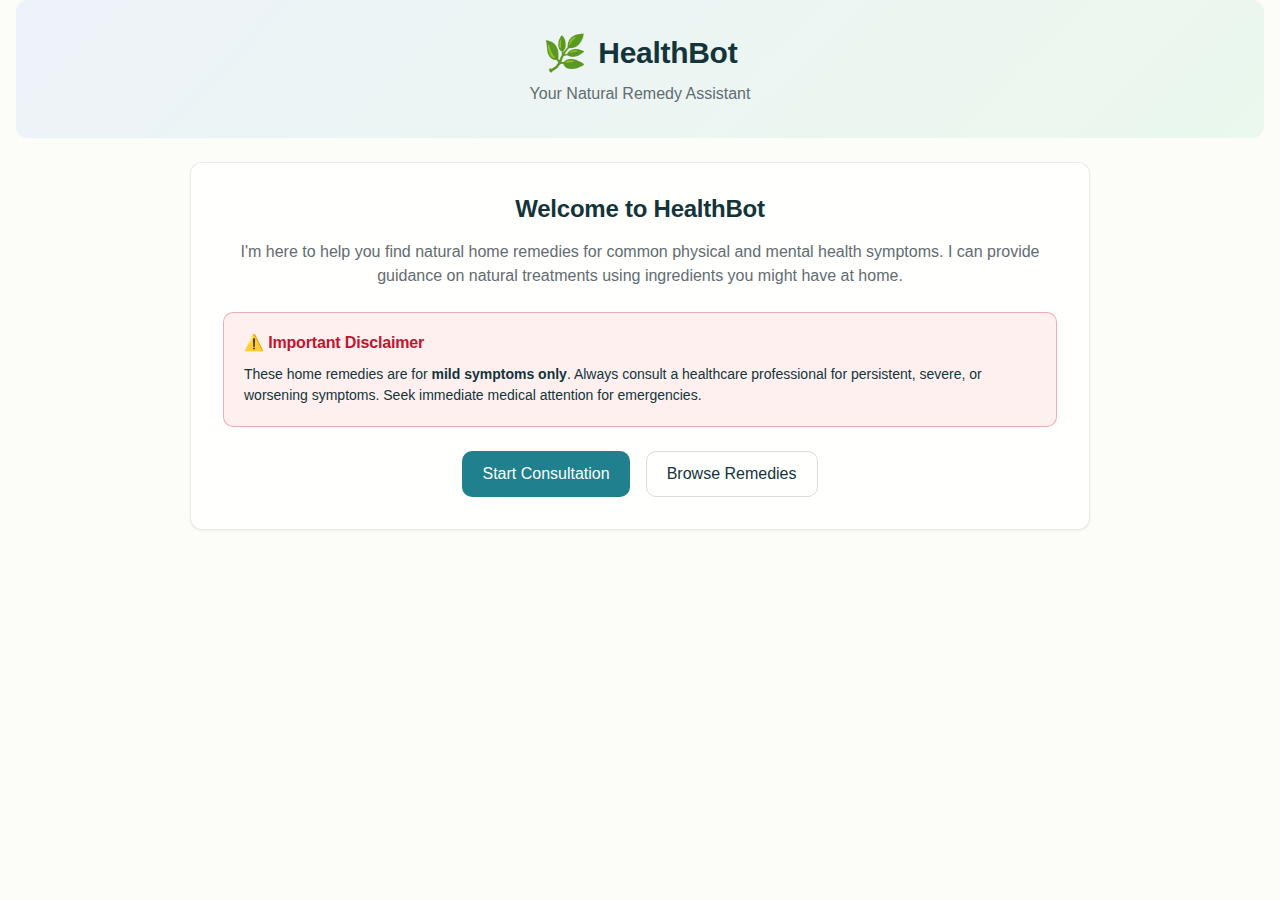
<file: healthcarebot/index.html>
<!DOCTYPE html>
<html lang="en">
<head>
    <meta charset="UTF-8">
    <meta name="viewport" content="width=device-width, initial-scale=1.0">
    <title>HealthBot - Your Natural Remedy Assistant</title>
    <link rel="stylesheet" href="style.css">
</head>
<body>
    <div class="container">
        <!-- Header -->
        <header class="header">
            <div class="header-content">
                <h1 class="header-title">
                    <span class="health-icon">🌿</span>
                    HealthBot
                </h1>
                <p class="header-subtitle">Your Natural Remedy Assistant</p>
            </div>
        </header>

        <!-- Main Content -->
        <main class="main-content">
            <!-- Welcome Section -->
            <section class="welcome-section" id="welcomeSection">
                <div class="card welcome-card">
                    <div class="card__body">
                        <h2>Welcome to HealthBot</h2>
                        <p>I'm here to help you find natural home remedies for common physical and mental health symptoms. I can provide guidance on natural treatments using ingredients you might have at home.</p>
                        
                        <div class="disclaimer-box">
                            <h3>⚠️ Important Disclaimer</h3>
                            <p>These home remedies are for <strong>mild symptoms only</strong>. Always consult a healthcare professional for persistent, severe, or worsening symptoms. Seek immediate medical attention for emergencies.</p>
                        </div>

                        <div class="welcome-actions">
                            <button class="btn btn--primary btn--lg" onclick="startChat()">
                                Start Consultation
                            </button>
                            <button class="btn btn--outline btn--lg" onclick="showSymptomCategories()">
                                Browse Remedies
                            </button>
                        </div>
                    </div>
                </div>
            </section>

            <!-- Symptom Categories -->
            <section class="symptom-categories hidden" id="symptomCategories">
                <div class="card">
                    <div class="card__body">
                        <h2>Select Symptom Category</h2>
                        <div class="category-grid">
                            <div class="category-card" onclick="selectCategory('physical')">
                                <span class="category-icon">🤒</span>
                                <h3>Physical Symptoms</h3>
                                <p>Headache, fever, stomach ache, sore throat, cough</p>
                            </div>
                            <div class="category-card" onclick="selectCategory('mental')">
                                <span class="category-icon">🧘</span>
                                <h3>Mental Health</h3>
                                <p>Anxiety, stress, mild depression, insomnia</p>
                            </div>
                        </div>
                        <button class="btn btn--secondary" onclick="showWelcome()">Back to Home</button>
                    </div>
                </div>
            </section>

            <!-- Symptom Selection -->
            <section class="symptom-selection hidden" id="symptomSelection">
                <div class="card">
                    <div class="card__body">
                        <h2 id="categoryTitle">Select Your Symptoms</h2>
                        <div class="symptom-list" id="symptomList">
                            <!-- Dynamically populated -->
                        </div>
                        <button class="btn btn--secondary" onclick="showSymptomCategories()">Back to Categories</button>
                    </div>
                </div>
            </section>

            <!-- Chat Interface -->
            <section class="chat-section hidden" id="chatSection">
                <div class="chat-container">
                    <div class="chat-header">
                        <h2>HealthBot Consultation</h2>
                        <button class="btn btn--secondary btn--sm" onclick="showWelcome()">New Session</button>
                    </div>
                    
                    <div class="chat-messages" id="chatMessages">
                        <!-- Messages will be added here dynamically -->
                    </div>
                    
                    <div class="chat-input-container">
                        <div class="chat-input-wrapper">
                            <input 
                                type="text" 
                                class="form-control chat-input" 
                                id="chatInput" 
                                placeholder="Describe your symptoms or ask a question..."
                                maxlength="500"
                            >
                            <button class="btn btn--primary send-btn" onclick="sendMessage()" id="sendBtn">
                                Send
                            </button>
                        </div>
                        
                        <!-- Quick Actions -->
                        <div class="quick-actions" id="quickActions">
                            <button class="btn btn--outline btn--sm quick-action-btn" onclick="sendQuickMessage('I have a headache')">
                                Headache
                            </button>
                            <button class="btn btn--outline btn--sm quick-action-btn" onclick="sendQuickMessage('I feel anxious')">
                                Anxiety
                            </button>
                            <button class="btn btn--outline btn--sm quick-action-btn" onclick="sendQuickMessage('I have stomach pain')">
                                Stomach Pain
                            </button>
                            <button class="btn btn--outline btn--sm quick-action-btn" onclick="sendQuickMessage('I cannot sleep')">
                                Sleep Issues
                            </button>
                        </div>
                    </div>
                </div>
            </section>

            <!-- Remedy Display -->
            <section class="remedy-section hidden" id="remedySection">
                <div class="remedy-content" id="remedyContent">
                    <!-- Remedies will be displayed here -->
                </div>
                <div class="remedy-actions">
                    <button class="btn btn--secondary" onclick="showSymptomCategories()">Try Different Symptoms</button>
                    <button class="btn btn--primary" onclick="startChat()">Ask Questions</button>
                </div>
            </section>
        </main>

        <!-- Emergency Alert Modal -->
        <div class="modal hidden" id="emergencyModal">
            <div class="modal-overlay" onclick="closeEmergencyModal()"></div>
            <div class="modal-content emergency-modal">
                <div class="emergency-header">
                    <h2>⚠️ Seek Immediate Medical Attention</h2>
                </div>
                <div class="emergency-body">
                    <p>The symptoms you've described may indicate a serious medical condition that requires immediate professional care.</p>
                    <div class="emergency-actions">
                        <p><strong>Please:</strong></p>
                        <ul>
                            <li>Call emergency services (911) if severe</li>
                            <li>Visit the nearest emergency room</li>
                            <li>Contact your healthcare provider immediately</li>
                        </ul>
                    </div>
                </div>
                <div class="emergency-footer">
                    <button class="btn btn--primary btn--full-width" onclick="closeEmergencyModal()">
                        I Understand
                    </button>
                </div>
            </div>
        </div>
    </div>

    <script src="app.js"></script>
</body>
</html>
</file>
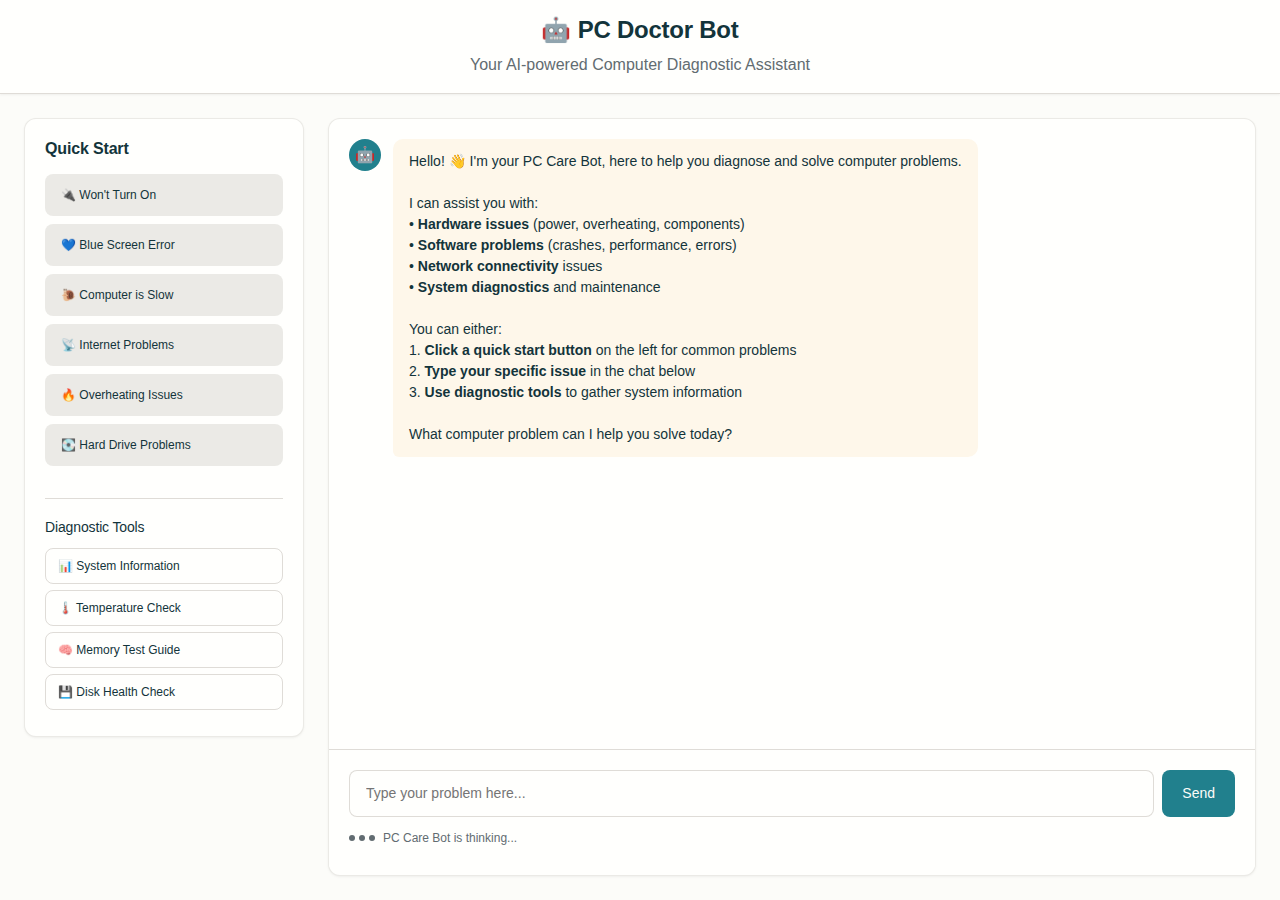
<file: pcdocbot/index.html>
<!DOCTYPE html>
<html lang="en">
<head>
    <meta charset="UTF-8">
    <meta name="viewport" content="width=device-width, initial-scale=1.0">
    <title>PC Doctor Bot - AI Computer Diagnostic Assistant</title>
    <link rel="stylesheet" href="style.css">
</head>
<body>
    <div class="app-container">
        <!-- Header -->
        <header class="header">
            <div class="header-content">
                <h1 class="header-title">🤖 PC Doctor Bot</h1>
                <p class="header-subtitle">Your AI-powered Computer Diagnostic Assistant</p>
            </div>
        </header>

        <div class="main-content">
            <!-- Sidebar -->
            <aside class="sidebar">
                <h3 class="sidebar-title">Quick Start</h3>
                <div class="quick-options">
                    <button class="btn btn--secondary quick-btn" data-problem="no_power">
                        🔌 Won't Turn On
                    </button>
                    <button class="btn btn--secondary quick-btn" data-problem="blue_screen">
                        💙 Blue Screen Error
                    </button>
                    <button class="btn btn--secondary quick-btn" data-problem="slow_performance">
                        🐌 Computer is Slow
                    </button>
                    <button class="btn btn--secondary quick-btn" data-problem="wifi_issues">
                        📡 Internet Problems
                    </button>
                    <button class="btn btn--secondary quick-btn" data-problem="overheating">
                        🔥 Overheating Issues
                    </button>
                    <button class="btn btn--secondary quick-btn" data-problem="hard_drive_failure">
                        💽 Hard Drive Problems
                    </button>
                </div>

                <div class="diagnostic-tools">
                    <h4 class="tools-title">Diagnostic Tools</h4>
                    <button class="btn btn--outline tool-btn" data-tool="system-info">
                        📊 System Information
                    </button>
                    <button class="btn btn--outline tool-btn" data-tool="temperature">
                        🌡️ Temperature Check
                    </button>
                    <button class="btn btn--outline tool-btn" data-tool="memory">
                        🧠 Memory Test Guide
                    </button>
                    <button class="btn btn--outline tool-btn" data-tool="disk-health">
                        💾 Disk Health Check
                    </button>
                </div>
            </aside>

            <!-- Chat Interface -->
            <main class="chat-container">
                <div class="chat-messages" id="chatMessages">
                    <!-- Welcome message will be added by JavaScript -->
                </div>

                <div class="chat-input-container">
                    <div class="input-group">
                        <input 
                            type="text" 
                            id="userInput" 
                            class="form-control chat-input" 
                            placeholder="Type your problem here..."
                            autocomplete="off"
                        >
                        <button id="sendBtn" class="btn btn--primary send-btn">
                            Send
                        </button>
                    </div>
                    <div class="typing-indicator hidden" id="typingIndicator">
                        <span class="typing-dots">
                            <span></span>
                            <span></span>
                            <span></span>
                        </span>
                        PC Care Bot is thinking...
                    </div>
                </div>
            </main>
        </div>
    </div>

    <script src="app.js"></script>
</body>
</html>
</file>
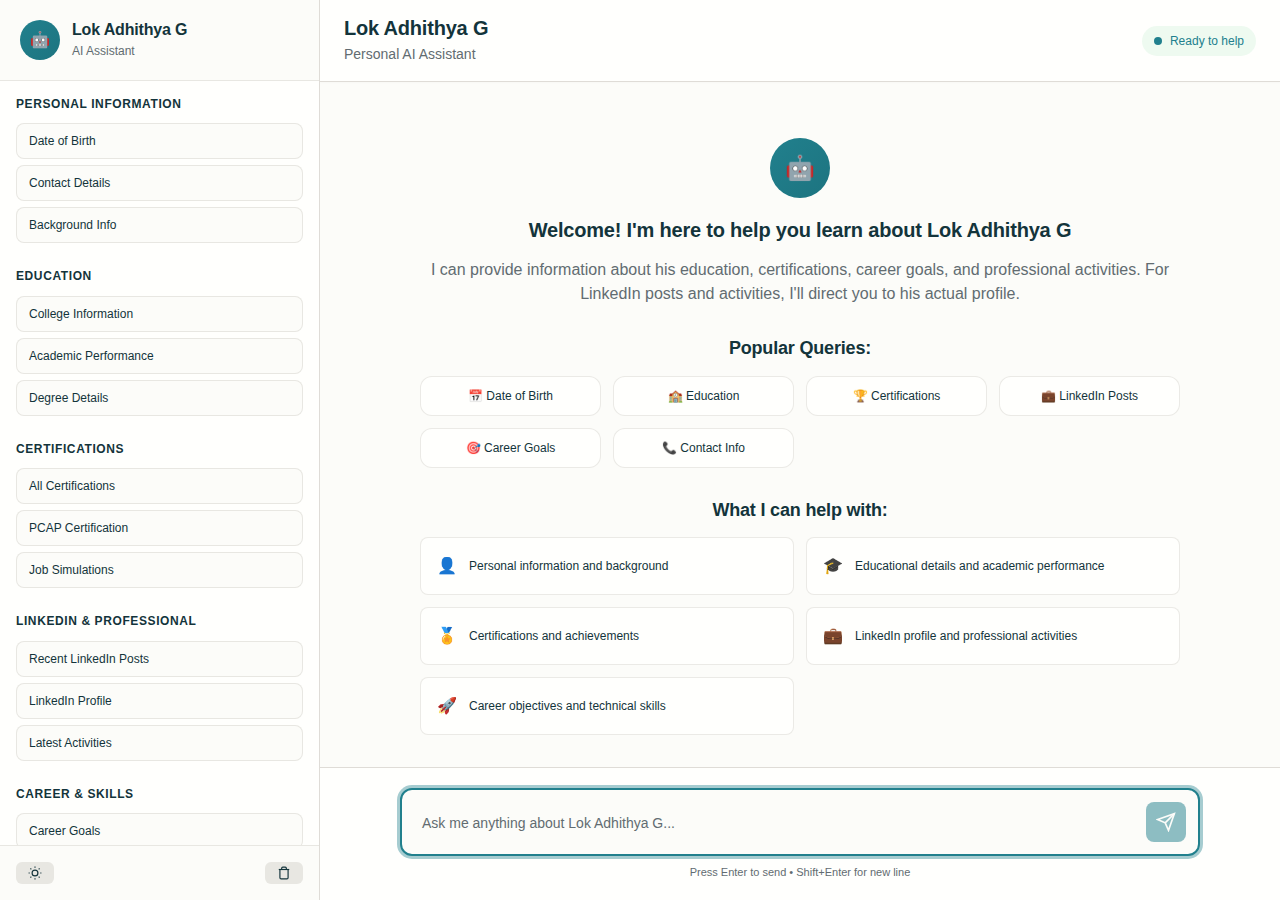
<file: personalchatbot/index.html>
<!DOCTYPE html>
<html lang="en">
<head>
    <meta charset="UTF-8">
    <meta name="viewport" content="width=device-width, initial-scale=1.0">
    <title>Lok Adhithya G - Personal AI Assistant</title>
    <link rel="stylesheet" href="style.css">
    <link rel="preconnect" href="https://fonts.googleapis.com">
    <link rel="preconnect" href="https://fonts.gstatic.com" crossorigin>
</head>
<body>
    <div class="app-container">
        <!-- Sidebar -->
        <aside class="sidebar" id="sidebar">
            <div class="sidebar-header">
                <div class="assistant-info">
                    <div class="assistant-avatar">🤖</div>
                    <div class="assistant-title">
                        <h3>Lok Adhithya G</h3>
                        <p>AI Assistant</p>
                    </div>
                </div>
            </div>
            
            <div class="sidebar-content">
                <!-- Common Query Categories -->
                <div class="query-categories">
                    <div class="query-category">
                        <h4>Personal Information</h4>
                        <button class="query-btn" data-query="What is his date of birth?">Date of Birth</button>
                        <button class="query-btn" data-query="What are his contact details?">Contact Details</button>
                        <button class="query-btn" data-query="Tell me about his background">Background Info</button>
                    </div>

                    <div class="query-category">
                        <h4>Education</h4>
                        <button class="query-btn" data-query="Where does he study?">College Information</button>
                        <button class="query-btn" data-query="What's his CGPA?">Academic Performance</button>
                        <button class="query-btn" data-query="What is his degree?">Degree Details</button>
                    </div>

                    <div class="query-category">
                        <h4>Certifications</h4>
                        <button class="query-btn" data-query="What certifications does he have?">All Certifications</button>
                        <button class="query-btn" data-query="Tell me about his PCAP certification">PCAP Certification</button>
                        <button class="query-btn" data-query="What job simulations has he completed?">Job Simulations</button>
                    </div>

                    <div class="query-category">
                        <h4>LinkedIn & Professional</h4>
                        <button class="query-btn" data-query="Show his recent LinkedIn posts">Recent LinkedIn Posts</button>
                        <button class="query-btn" data-query="What's his LinkedIn profile?">LinkedIn Profile</button>
                        <button class="query-btn" data-query="What are his latest activities?">Latest Activities</button>
                    </div>

                    <div class="query-category">
                        <h4>Career & Skills</h4>
                        <button class="query-btn" data-query="What are his career goals?">Career Goals</button>
                        <button class="query-btn" data-query="What programming languages does he know?">Technical Skills</button>
                        <button class="query-btn" data-query="What is his career objective?">Career Objective</button>
                    </div>
                </div>
            </div>
            
            <div class="sidebar-footer">
                <div class="theme-controls">
                    <button class="btn btn--secondary btn--sm" id="themeToggle">
                        <svg width="14" height="14" viewBox="0 0 24 24" fill="none" stroke="currentColor" stroke-width="2" id="themeIcon">
                            <circle cx="12" cy="12" r="5"/>
                            <g stroke="currentColor">
                                <line x1="12" y1="1" x2="12" y2="3"/>
                                <line x1="12" y1="21" x2="12" y2="23"/>
                                <line x1="4.22" y1="4.22" x2="5.64" y2="5.64"/>
                                <line x1="18.36" y1="18.36" x2="19.78" y2="19.78"/>
                                <line x1="1" y1="12" x2="3" y2="12"/>
                                <line x1="21" y1="12" x2="23" y2="12"/>
                                <line x1="4.22" y1="19.78" x2="5.64" y2="18.36"/>
                                <line x1="18.36" y1="5.64" x2="19.78" y2="4.22"/>
                            </g>
                        </svg>
                    </button>
                    <button class="btn btn--secondary btn--sm" id="clearChatBtn">
                        <svg width="14" height="14" viewBox="0 0 24 24" fill="none" stroke="currentColor" stroke-width="2">
                            <polyline points="3,6 5,6 21,6"/>
                            <path d="M19 6v14a2 2 0 0 1-2 2H7a2 2 0 0 1-2-2V6m3 0V4a2 2 0 0 1 2-2h4a2 2 0 0 1 2 2v2"/>
                        </svg>
                    </button>
                </div>
            </div>
        </aside>

        <!-- Sidebar Toggle Button (Mobile) -->
        <button class="sidebar-toggle" id="sidebarToggle">
            <svg width="20" height="20" viewBox="0 0 24 24" fill="none" stroke="currentColor" stroke-width="2">
                <line x1="3" y1="6" x2="21" y2="6"/>
                <line x1="3" y1="12" x2="21" y2="12"/>
                <line x1="3" y1="18" x2="21" y2="18"/>
            </svg>
        </button>

        <!-- Main Content -->
        <main class="main-content">
            <!-- Header -->
            <header class="main-header">
                <div class="header-info">
                    <h1 class="header-title">Lok Adhithya G</h1>
                    <div class="header-subtitle">Personal AI Assistant</div>
                </div>
                <div class="header-actions">
                    <div class="status-indicator">
                        <div class="status-dot"></div>
                        <span>Ready to help</span>
                    </div>
                </div>
            </header>

            <!-- Chat Area -->
            <div class="chat-container">
                <div class="chat-messages" id="chatMessages">
                    <!-- Welcome message -->
                    <div class="welcome-screen" id="welcomeScreen">
                        <div class="welcome-content">
                            <div class="welcome-avatar">🤖</div>
                            <h2>Welcome! I'm here to help you learn about Lok Adhithya G</h2>
                            <p>I can provide information about his education, certifications, career goals, and professional activities. For LinkedIn posts and activities, I'll direct you to his actual profile.</p>
                            
                            <div class="quick-suggestions">
                                <h3>Popular Queries:</h3>
                                <div class="suggestions-grid">
                                    <button class="suggestion-chip" data-query="What is his date of birth?">📅 Date of Birth</button>
                                    <button class="suggestion-chip" data-query="Where does he study?">🏫 Education</button>
                                    <button class="suggestion-chip" data-query="What certifications does he have?">🏆 Certifications</button>
                                    <button class="suggestion-chip" data-query="Show his recent LinkedIn posts">💼 LinkedIn Posts</button>
                                    <button class="suggestion-chip" data-query="What are his career goals?">🎯 Career Goals</button>
                                    <button class="suggestion-chip" data-query="What are his contact details?">📞 Contact Info</button>
                                </div>
                            </div>
                            
                            <div class="capabilities-info">
                                <h3>What I can help with:</h3>
                                <div class="capabilities-list">
                                    <div class="capability-item">
                                        <span class="capability-icon">👤</span>
                                        <span>Personal information and background</span>
                                    </div>
                                    <div class="capability-item">
                                        <span class="capability-icon">🎓</span>
                                        <span>Educational details and academic performance</span>
                                    </div>
                                    <div class="capability-item">
                                        <span class="capability-icon">🏅</span>
                                        <span>Certifications and achievements</span>
                                    </div>
                                    <div class="capability-item">
                                        <span class="capability-icon">💼</span>
                                        <span>LinkedIn profile and professional activities</span>
                                    </div>
                                    <div class="capability-item">
                                        <span class="capability-icon">🚀</span>
                                        <span>Career objectives and technical skills</span>
                                    </div>
                                </div>
                            </div>
                        </div>
                    </div>
                </div>

                <!-- Typing Indicator -->
                <div class="typing-indicator hidden" id="typingIndicator">
                    <div class="typing-content">
                        <div class="typing-avatar">🤖</div>
                        <div class="typing-bubble">
                            <div class="typing-dots">
                                <span></span>
                                <span></span>
                                <span></span>
                            </div>
                        </div>
                    </div>
                </div>
            </div>

            <!-- Input Area -->
            <div class="input-container">
                <div class="input-wrapper">
                    <textarea class="message-input" id="messageInput" placeholder="Ask me anything about Lok Adhithya G..." rows="1"></textarea>
                    <button class="send-btn" id="sendBtn" disabled>
                        <svg width="20" height="20" viewBox="0 0 24 24" fill="none" stroke="currentColor" stroke-width="2">
                            <line x1="22" y1="2" x2="11" y2="13"/>
                            <polygon points="22,2 15,22 11,13 2,9"/>
                        </svg>
                    </button>
                </div>
                <div class="input-footer">
                    <div class="input-info">
                        <span>Press Enter to send • Shift+Enter for new line</span>
                    </div>
                </div>
            </div>
        </main>
    </div>

    <script src="app.js"></script>
</body>
</html>
</file>
<file: healthcarebot/style.css>
:root {
  /* Primitive Color Tokens */
  --color-white: rgba(255, 255, 255, 1);
  --color-black: rgba(0, 0, 0, 1);
  --color-cream-50: rgba(252, 252, 249, 1);
  --color-cream-100: rgba(255, 255, 253, 1);
  --color-gray-200: rgba(245, 245, 245, 1);
  --color-gray-300: rgba(167, 169, 169, 1);
  --color-gray-400: rgba(119, 124, 124, 1);
  --color-slate-500: rgba(98, 108, 113, 1);
  --color-brown-600: rgba(94, 82, 64, 1);
  --color-charcoal-700: rgba(31, 33, 33, 1);
  --color-charcoal-800: rgba(38, 40, 40, 1);
  --color-slate-900: rgba(19, 52, 59, 1);
  --color-teal-300: rgba(50, 184, 198, 1);
  --color-teal-400: rgba(45, 166, 178, 1);
  --color-teal-500: rgba(33, 128, 141, 1);
  --color-teal-600: rgba(29, 116, 128, 1);
  --color-teal-700: rgba(26, 104, 115, 1);
  --color-teal-800: rgba(41, 150, 161, 1);
  --color-red-400: rgba(255, 84, 89, 1);
  --color-red-500: rgba(192, 21, 47, 1);
  --color-orange-400: rgba(230, 129, 97, 1);
  --color-orange-500: rgba(168, 75, 47, 1);

  /* RGB versions for opacity control */
  --color-brown-600-rgb: 94, 82, 64;
  --color-teal-500-rgb: 33, 128, 141;
  --color-slate-900-rgb: 19, 52, 59;
  --color-slate-500-rgb: 98, 108, 113;
  --color-red-500-rgb: 192, 21, 47;
  --color-red-400-rgb: 255, 84, 89;
  --color-orange-500-rgb: 168, 75, 47;
  --color-orange-400-rgb: 230, 129, 97;

  /* Background color tokens (Light Mode) */
  --color-bg-1: rgba(59, 130, 246, 0.08); /* Light blue */
  --color-bg-2: rgba(245, 158, 11, 0.08); /* Light yellow */
  --color-bg-3: rgba(34, 197, 94, 0.08); /* Light green */
  --color-bg-4: rgba(239, 68, 68, 0.08); /* Light red */
  --color-bg-5: rgba(147, 51, 234, 0.08); /* Light purple */
  --color-bg-6: rgba(249, 115, 22, 0.08); /* Light orange */
  --color-bg-7: rgba(236, 72, 153, 0.08); /* Light pink */
  --color-bg-8: rgba(6, 182, 212, 0.08); /* Light cyan */

  /* Semantic Color Tokens (Light Mode) */
  --color-background: var(--color-cream-50);
  --color-surface: var(--color-cream-100);
  --color-text: var(--color-slate-900);
  --color-text-secondary: var(--color-slate-500);
  --color-primary: var(--color-teal-500);
  --color-primary-hover: var(--color-teal-600);
  --color-primary-active: var(--color-teal-700);
  --color-secondary: rgba(var(--color-brown-600-rgb), 0.12);
  --color-secondary-hover: rgba(var(--color-brown-600-rgb), 0.2);
  --color-secondary-active: rgba(var(--color-brown-600-rgb), 0.25);
  --color-border: rgba(var(--color-brown-600-rgb), 0.2);
  --color-btn-primary-text: var(--color-cream-50);
  --color-card-border: rgba(var(--color-brown-600-rgb), 0.12);
  --color-card-border-inner: rgba(var(--color-brown-600-rgb), 0.12);
  --color-error: var(--color-red-500);
  --color-success: var(--color-teal-500);
  --color-warning: var(--color-orange-500);
  --color-info: var(--color-slate-500);
  --color-focus-ring: rgba(var(--color-teal-500-rgb), 0.4);
  --color-select-caret: rgba(var(--color-slate-900-rgb), 0.8);

  /* Common style patterns */
  --focus-ring: 0 0 0 3px var(--color-focus-ring);
  --focus-outline: 2px solid var(--color-primary);
  --status-bg-opacity: 0.15;
  --status-border-opacity: 0.25;
  --select-caret-light: url("data:image/svg+xml,%3Csvg xmlns='http://www.w3.org/2000/svg' width='16' height='16' viewBox='0 0 24 24' fill='none' stroke='%23134252' stroke-width='2' stroke-linecap='round' stroke-linejoin='round'%3E%3Cpolyline points='6 9 12 15 18 9'%3E%3C/polyline%3E%3C/svg%3E");
  --select-caret-dark: url("data:image/svg+xml,%3Csvg xmlns='http://www.w3.org/2000/svg' width='16' height='16' viewBox='0 0 24 24' fill='none' stroke='%23f5f5f5' stroke-width='2' stroke-linecap='round' stroke-linejoin='round'%3E%3Cpolyline points='6 9 12 15 18 9'%3E%3C/polyline%3E%3C/svg%3E");

  /* RGB versions for opacity control */
  --color-success-rgb: 33, 128, 141;
  --color-error-rgb: 192, 21, 47;
  --color-warning-rgb: 168, 75, 47;
  --color-info-rgb: 98, 108, 113;

  /* Typography */
  --font-family-base: "FKGroteskNeue", "Geist", "Inter", -apple-system,
    BlinkMacSystemFont, "Segoe UI", Roboto, sans-serif;
  --font-family-mono: "Berkeley Mono", ui-monospace, SFMono-Regular, Menlo,
    Monaco, Consolas, monospace;
  --font-size-xs: 11px;
  --font-size-sm: 12px;
  --font-size-base: 14px;
  --font-size-md: 14px;
  --font-size-lg: 16px;
  --font-size-xl: 18px;
  --font-size-2xl: 20px;
  --font-size-3xl: 24px;
  --font-size-4xl: 30px;
  --font-weight-normal: 400;
  --font-weight-medium: 500;
  --font-weight-semibold: 550;
  --font-weight-bold: 600;
  --line-height-tight: 1.2;
  --line-height-normal: 1.5;
  --letter-spacing-tight: -0.01em;

  /* Spacing */
  --space-0: 0;
  --space-1: 1px;
  --space-2: 2px;
  --space-4: 4px;
  --space-6: 6px;
  --space-8: 8px;
  --space-10: 10px;
  --space-12: 12px;
  --space-16: 16px;
  --space-20: 20px;
  --space-24: 24px;
  --space-32: 32px;

  /* Border Radius */
  --radius-sm: 6px;
  --radius-base: 8px;
  --radius-md: 10px;
  --radius-lg: 12px;
  --radius-full: 9999px;

  /* Shadows */
  --shadow-xs: 0 1px 2px rgba(0, 0, 0, 0.02);
  --shadow-sm: 0 1px 3px rgba(0, 0, 0, 0.04), 0 1px 2px rgba(0, 0, 0, 0.02);
  --shadow-md: 0 4px 6px -1px rgba(0, 0, 0, 0.04),
    0 2px 4px -1px rgba(0, 0, 0, 0.02);
  --shadow-lg: 0 10px 15px -3px rgba(0, 0, 0, 0.04),
    0 4px 6px -2px rgba(0, 0, 0, 0.02);
  --shadow-inset-sm: inset 0 1px 0 rgba(255, 255, 255, 0.15),
    inset 0 -1px 0 rgba(0, 0, 0, 0.03);

  /* Animation */
  --duration-fast: 150ms;
  --duration-normal: 250ms;
  --ease-standard: cubic-bezier(0.16, 1, 0.3, 1);

  /* Layout */
  --container-sm: 640px;
  --container-md: 768px;
  --container-lg: 1024px;
  --container-xl: 1280px;
}

/* Dark mode colors */
@media (prefers-color-scheme: dark) {
  :root {
    /* RGB versions for opacity control (Dark Mode) */
    --color-gray-400-rgb: 119, 124, 124;
    --color-teal-300-rgb: 50, 184, 198;
    --color-gray-300-rgb: 167, 169, 169;
    --color-gray-200-rgb: 245, 245, 245;

    /* Background color tokens (Dark Mode) */
    --color-bg-1: rgba(29, 78, 216, 0.15); /* Dark blue */
    --color-bg-2: rgba(180, 83, 9, 0.15); /* Dark yellow */
    --color-bg-3: rgba(21, 128, 61, 0.15); /* Dark green */
    --color-bg-4: rgba(185, 28, 28, 0.15); /* Dark red */
    --color-bg-5: rgba(107, 33, 168, 0.15); /* Dark purple */
    --color-bg-6: rgba(194, 65, 12, 0.15); /* Dark orange */
    --color-bg-7: rgba(190, 24, 93, 0.15); /* Dark pink */
    --color-bg-8: rgba(8, 145, 178, 0.15); /* Dark cyan */

    /* Semantic Color Tokens (Dark Mode) */
    --color-background: var(--color-charcoal-700);
    --color-surface: var(--color-charcoal-800);
    --color-text: var(--color-gray-200);
    --color-text-secondary: rgba(var(--color-gray-300-rgb), 0.7);
    --color-primary: var(--color-teal-300);
    --color-primary-hover: var(--color-teal-400);
    --color-primary-active: var(--color-teal-800);
    --color-secondary: rgba(var(--color-gray-400-rgb), 0.15);
    --color-secondary-hover: rgba(var(--color-gray-400-rgb), 0.25);
    --color-secondary-active: rgba(var(--color-gray-400-rgb), 0.3);
    --color-border: rgba(var(--color-gray-400-rgb), 0.3);
    --color-error: var(--color-red-400);
    --color-success: var(--color-teal-300);
    --color-warning: var(--color-orange-400);
    --color-info: var(--color-gray-300);
    --color-focus-ring: rgba(var(--color-teal-300-rgb), 0.4);
    --color-btn-primary-text: var(--color-slate-900);
    --color-card-border: rgba(var(--color-gray-400-rgb), 0.2);
    --color-card-border-inner: rgba(var(--color-gray-400-rgb), 0.15);
    --shadow-inset-sm: inset 0 1px 0 rgba(255, 255, 255, 0.1),
      inset 0 -1px 0 rgba(0, 0, 0, 0.15);
    --button-border-secondary: rgba(var(--color-gray-400-rgb), 0.2);
    --color-border-secondary: rgba(var(--color-gray-400-rgb), 0.2);
    --color-select-caret: rgba(var(--color-gray-200-rgb), 0.8);

    /* Common style patterns - updated for dark mode */
    --focus-ring: 0 0 0 3px var(--color-focus-ring);
    --focus-outline: 2px solid var(--color-primary);
    --status-bg-opacity: 0.15;
    --status-border-opacity: 0.25;
    --select-caret-light: url("data:image/svg+xml,%3Csvg xmlns='http://www.w3.org/2000/svg' width='16' height='16' viewBox='0 0 24 24' fill='none' stroke='%23134252' stroke-width='2' stroke-linecap='round' stroke-linejoin='round'%3E%3Cpolyline points='6 9 12 15 18 9'%3E%3C/polyline%3E%3C/svg%3E");
    --select-caret-dark: url("data:image/svg+xml,%3Csvg xmlns='http://www.w3.org/2000/svg' width='16' height='16' viewBox='0 0 24 24' fill='none' stroke='%23f5f5f5' stroke-width='2' stroke-linecap='round' stroke-linejoin='round'%3E%3Cpolyline points='6 9 12 15 18 9'%3E%3C/polyline%3E%3C/svg%3E");

    /* RGB versions for dark mode */
    --color-success-rgb: var(--color-teal-300-rgb);
    --color-error-rgb: var(--color-red-400-rgb);
    --color-warning-rgb: var(--color-orange-400-rgb);
    --color-info-rgb: var(--color-gray-300-rgb);
  }
}

/* Data attribute for manual theme switching */
[data-color-scheme="dark"] {
  /* RGB versions for opacity control (dark mode) */
  --color-gray-400-rgb: 119, 124, 124;
  --color-teal-300-rgb: 50, 184, 198;
  --color-gray-300-rgb: 167, 169, 169;
  --color-gray-200-rgb: 245, 245, 245;

  /* Colorful background palette - Dark Mode */
  --color-bg-1: rgba(29, 78, 216, 0.15); /* Dark blue */
  --color-bg-2: rgba(180, 83, 9, 0.15); /* Dark yellow */
  --color-bg-3: rgba(21, 128, 61, 0.15); /* Dark green */
  --color-bg-4: rgba(185, 28, 28, 0.15); /* Dark red */
  --color-bg-5: rgba(107, 33, 168, 0.15); /* Dark purple */
  --color-bg-6: rgba(194, 65, 12, 0.15); /* Dark orange */
  --color-bg-7: rgba(190, 24, 93, 0.15); /* Dark pink */
  --color-bg-8: rgba(8, 145, 178, 0.15); /* Dark cyan */

  /* Semantic Color Tokens (Dark Mode) */
  --color-background: var(--color-charcoal-700);
  --color-surface: var(--color-charcoal-800);
  --color-text: var(--color-gray-200);
  --color-text-secondary: rgba(var(--color-gray-300-rgb), 0.7);
  --color-primary: var(--color-teal-300);
  --color-primary-hover: var(--color-teal-400);
  --color-primary-active: var(--color-teal-800);
  --color-secondary: rgba(var(--color-gray-400-rgb), 0.15);
  --color-secondary-hover: rgba(var(--color-gray-400-rgb), 0.25);
  --color-secondary-active: rgba(var(--color-gray-400-rgb), 0.3);
  --color-border: rgba(var(--color-gray-400-rgb), 0.3);
  --color-error: var(--color-red-400);
  --color-success: var(--color-teal-300);
  --color-warning: var(--color-orange-400);
  --color-info: var(--color-gray-300);
  --color-focus-ring: rgba(var(--color-teal-300-rgb), 0.4);
  --color-btn-primary-text: var(--color-slate-900);
  --color-card-border: rgba(var(--color-gray-400-rgb), 0.15);
  --color-card-border-inner: rgba(var(--color-gray-400-rgb), 0.15);
  --shadow-inset-sm: inset 0 1px 0 rgba(255, 255, 255, 0.1),
    inset 0 -1px 0 rgba(0, 0, 0, 0.15);
  --color-border-secondary: rgba(var(--color-gray-400-rgb), 0.2);
  --color-select-caret: rgba(var(--color-gray-200-rgb), 0.8);

  /* Common style patterns - updated for dark mode */
  --focus-ring: 0 0 0 3px var(--color-focus-ring);
  --focus-outline: 2px solid var(--color-primary);
  --status-bg-opacity: 0.15;
  --status-border-opacity: 0.25;
  --select-caret-light: url("data:image/svg+xml,%3Csvg xmlns='http://www.w3.org/2000/svg' width='16' height='16' viewBox='0 0 24 24' fill='none' stroke='%23134252' stroke-width='2' stroke-linecap='round' stroke-linejoin='round'%3E%3Cpolyline points='6 9 12 15 18 9'%3E%3C/polyline%3E%3C/svg%3E");
  --select-caret-dark: url("data:image/svg+xml,%3Csvg xmlns='http://www.w3.org/2000/svg' width='16' height='16' viewBox='0 0 24 24' fill='none' stroke='%23f5f5f5' stroke-width='2' stroke-linecap='round' stroke-linejoin='round'%3E%3Cpolyline points='6 9 12 15 18 9'%3E%3C/polyline%3E%3C/svg%3E");

  /* RGB versions for dark mode */
  --color-success-rgb: var(--color-teal-300-rgb);
  --color-error-rgb: var(--color-red-400-rgb);
  --color-warning-rgb: var(--color-orange-400-rgb);
  --color-info-rgb: var(--color-gray-300-rgb);
}

[data-color-scheme="light"] {
  /* RGB versions for opacity control (light mode) */
  --color-brown-600-rgb: 94, 82, 64;
  --color-teal-500-rgb: 33, 128, 141;
  --color-slate-900-rgb: 19, 52, 59;

  /* Semantic Color Tokens (Light Mode) */
  --color-background: var(--color-cream-50);
  --color-surface: var(--color-cream-100);
  --color-text: var(--color-slate-900);
  --color-text-secondary: var(--color-slate-500);
  --color-primary: var(--color-teal-500);
  --color-primary-hover: var(--color-teal-600);
  --color-primary-active: var(--color-teal-700);
  --color-secondary: rgba(var(--color-brown-600-rgb), 0.12);
  --color-secondary-hover: rgba(var(--color-brown-600-rgb), 0.2);
  --color-secondary-active: rgba(var(--color-brown-600-rgb), 0.25);
  --color-border: rgba(var(--color-brown-600-rgb), 0.2);
  --color-btn-primary-text: var(--color-cream-50);
  --color-card-border: rgba(var(--color-brown-600-rgb), 0.12);
  --color-card-border-inner: rgba(var(--color-brown-600-rgb), 0.12);
  --color-error: var(--color-red-500);
  --color-success: var(--color-teal-500);
  --color-warning: var(--color-orange-500);
  --color-info: var(--color-slate-500);
  --color-focus-ring: rgba(var(--color-teal-500-rgb), 0.4);

  /* RGB versions for light mode */
  --color-success-rgb: var(--color-teal-500-rgb);
  --color-error-rgb: var(--color-red-500-rgb);
  --color-warning-rgb: var(--color-orange-500-rgb);
  --color-info-rgb: var(--color-slate-500-rgb);
}

/* Base styles */
html {
  font-size: var(--font-size-base);
  font-family: var(--font-family-base);
  line-height: var(--line-height-normal);
  color: var(--color-text);
  background-color: var(--color-background);
  -webkit-font-smoothing: antialiased;
  box-sizing: border-box;
}

body {
  margin: 0;
  padding: 0;
}

*,
*::before,
*::after {
  box-sizing: inherit;
}

/* Typography */
h1,
h2,
h3,
h4,
h5,
h6 {
  margin: 0;
  font-weight: var(--font-weight-semibold);
  line-height: var(--line-height-tight);
  color: var(--color-text);
  letter-spacing: var(--letter-spacing-tight);
}

h1 {
  font-size: var(--font-size-4xl);
}
h2 {
  font-size: var(--font-size-3xl);
}
h3 {
  font-size: var(--font-size-2xl);
}
h4 {
  font-size: var(--font-size-xl);
}
h5 {
  font-size: var(--font-size-lg);
}
h6 {
  font-size: var(--font-size-md);
}

p {
  margin: 0 0 var(--space-16) 0;
}

a {
  color: var(--color-primary);
  text-decoration: none;
  transition: color var(--duration-fast) var(--ease-standard);
}

a:hover {
  color: var(--color-primary-hover);
}

code,
pre {
  font-family: var(--font-family-mono);
  font-size: calc(var(--font-size-base) * 0.95);
  background-color: var(--color-secondary);
  border-radius: var(--radius-sm);
}

code {
  padding: var(--space-1) var(--space-4);
}

pre {
  padding: var(--space-16);
  margin: var(--space-16) 0;
  overflow: auto;
  border: 1px solid var(--color-border);
}

pre code {
  background: none;
  padding: 0;
}

/* Buttons */
.btn {
  display: inline-flex;
  align-items: center;
  justify-content: center;
  padding: var(--space-8) var(--space-16);
  border-radius: var(--radius-base);
  font-size: var(--font-size-base);
  font-weight: 500;
  line-height: 1.5;
  cursor: pointer;
  transition: all var(--duration-normal) var(--ease-standard);
  border: none;
  text-decoration: none;
  position: relative;
}

.btn:focus-visible {
  outline: none;
  box-shadow: var(--focus-ring);
}

.btn--primary {
  background: var(--color-primary);
  color: var(--color-btn-primary-text);
}

.btn--primary:hover {
  background: var(--color-primary-hover);
}

.btn--primary:active {
  background: var(--color-primary-active);
}

.btn--secondary {
  background: var(--color-secondary);
  color: var(--color-text);
}

.btn--secondary:hover {
  background: var(--color-secondary-hover);
}

.btn--secondary:active {
  background: var(--color-secondary-active);
}

.btn--outline {
  background: transparent;
  border: 1px solid var(--color-border);
  color: var(--color-text);
}

.btn--outline:hover {
  background: var(--color-secondary);
}

.btn--sm {
  padding: var(--space-4) var(--space-12);
  font-size: var(--font-size-sm);
  border-radius: var(--radius-sm);
}

.btn--lg {
  padding: var(--space-10) var(--space-20);
  font-size: var(--font-size-lg);
  border-radius: var(--radius-md);
}

.btn--full-width {
  width: 100%;
}

.btn:disabled {
  opacity: 0.5;
  cursor: not-allowed;
}

/* Form elements */
.form-control {
  display: block;
  width: 100%;
  padding: var(--space-8) var(--space-12);
  font-size: var(--font-size-md);
  line-height: 1.5;
  color: var(--color-text);
  background-color: var(--color-surface);
  border: 1px solid var(--color-border);
  border-radius: var(--radius-base);
  transition: border-color var(--duration-fast) var(--ease-standard),
    box-shadow var(--duration-fast) var(--ease-standard);
}

textarea.form-control {
  font-family: var(--font-family-base);
  font-size: var(--font-size-base);
}

select.form-control {
  padding: var(--space-8) var(--space-12);
  -webkit-appearance: none;
  -moz-appearance: none;
  appearance: none;
  background-image: var(--select-caret-light);
  background-repeat: no-repeat;
  background-position: right var(--space-12) center;
  background-size: 16px;
  padding-right: var(--space-32);
}

/* Add a dark mode specific caret */
@media (prefers-color-scheme: dark) {
  select.form-control {
    background-image: var(--select-caret-dark);
  }
}

/* Also handle data-color-scheme */
[data-color-scheme="dark"] select.form-control {
  background-image: var(--select-caret-dark);
}

[data-color-scheme="light"] select.form-control {
  background-image: var(--select-caret-light);
}

.form-control:focus {
  border-color: var(--color-primary);
  outline: var(--focus-outline);
}

.form-label {
  display: block;
  margin-bottom: var(--space-8);
  font-weight: var(--font-weight-medium);
  font-size: var(--font-size-sm);
}

.form-group {
  margin-bottom: var(--space-16);
}

/* Card component */
.card {
  background-color: var(--color-surface);
  border-radius: var(--radius-lg);
  border: 1px solid var(--color-card-border);
  box-shadow: var(--shadow-sm);
  overflow: hidden;
  transition: box-shadow var(--duration-normal) var(--ease-standard);
}

.card:hover {
  box-shadow: var(--shadow-md);
}

.card__body {
  padding: var(--space-16);
}

.card__header,
.card__footer {
  padding: var(--space-16);
  border-bottom: 1px solid var(--color-card-border-inner);
}

/* Status indicators - simplified with CSS variables */
.status {
  display: inline-flex;
  align-items: center;
  padding: var(--space-6) var(--space-12);
  border-radius: var(--radius-full);
  font-weight: var(--font-weight-medium);
  font-size: var(--font-size-sm);
}

.status--success {
  background-color: rgba(
    var(--color-success-rgb, 33, 128, 141),
    var(--status-bg-opacity)
  );
  color: var(--color-success);
  border: 1px solid
    rgba(var(--color-success-rgb, 33, 128, 141), var(--status-border-opacity));
}

.status--error {
  background-color: rgba(
    var(--color-error-rgb, 192, 21, 47),
    var(--status-bg-opacity)
  );
  color: var(--color-error);
  border: 1px solid
    rgba(var(--color-error-rgb, 192, 21, 47), var(--status-border-opacity));
}

.status--warning {
  background-color: rgba(
    var(--color-warning-rgb, 168, 75, 47),
    var(--status-bg-opacity)
  );
  color: var(--color-warning);
  border: 1px solid
    rgba(var(--color-warning-rgb, 168, 75, 47), var(--status-border-opacity));
}

.status--info {
  background-color: rgba(
    var(--color-info-rgb, 98, 108, 113),
    var(--status-bg-opacity)
  );
  color: var(--color-info);
  border: 1px solid
    rgba(var(--color-info-rgb, 98, 108, 113), var(--status-border-opacity));
}

/* Container layout */
.container {
  width: 100%;
  margin-right: auto;
  margin-left: auto;
  padding-right: var(--space-16);
  padding-left: var(--space-16);
}

@media (min-width: 640px) {
  .container {
    max-width: var(--container-sm);
  }
}
@media (min-width: 768px) {
  .container {
    max-width: var(--container-md);
  }
}
@media (min-width: 1024px) {
  .container {
    max-width: var(--container-lg);
  }
}
@media (min-width: 1280px) {
  .container {
    max-width: var(--container-xl);
  }
}

/* Utility classes */
.flex {
  display: flex;
}
.flex-col {
  flex-direction: column;
}
.items-center {
  align-items: center;
}
.justify-center {
  justify-content: center;
}
.justify-between {
  justify-content: space-between;
}
.gap-4 {
  gap: var(--space-4);
}
.gap-8 {
  gap: var(--space-8);
}
.gap-16 {
  gap: var(--space-16);
}

.m-0 {
  margin: 0;
}
.mt-8 {
  margin-top: var(--space-8);
}
.mb-8 {
  margin-bottom: var(--space-8);
}
.mx-8 {
  margin-left: var(--space-8);
  margin-right: var(--space-8);
}
.my-8 {
  margin-top: var(--space-8);
  margin-bottom: var(--space-8);
}

.p-0 {
  padding: 0;
}
.py-8 {
  padding-top: var(--space-8);
  padding-bottom: var(--space-8);
}
.px-8 {
  padding-left: var(--space-8);
  padding-right: var(--space-8);
}
.py-16 {
  padding-top: var(--space-16);
  padding-bottom: var(--space-16);
}
.px-16 {
  padding-left: var(--space-16);
  padding-right: var(--space-16);
}

.block {
  display: block;
}
.hidden {
  display: none;
}

/* Accessibility */
.sr-only {
  position: absolute;
  width: 1px;
  height: 1px;
  padding: 0;
  margin: -1px;
  overflow: hidden;
  clip: rect(0, 0, 0, 0);
  white-space: nowrap;
  border-width: 0;
}

:focus-visible {
  outline: var(--focus-outline);
  outline-offset: 2px;
}

/* Dark mode specifics */
[data-color-scheme="dark"] .btn--outline {
  border: 1px solid var(--color-border-secondary);
}

@font-face {
  font-family: 'FKGroteskNeue';
  src: url('https://r2cdn.perplexity.ai/fonts/FKGroteskNeue.woff2')
    format('woff2');
}

/* END PERPLEXITY DESIGN SYSTEM */
/* Healthcare Bot Specific Styles */

.header {
  text-align: center;
  padding: var(--space-32) 0;
  background: linear-gradient(135deg, var(--color-bg-1), var(--color-bg-3));
  border-radius: var(--radius-lg);
  margin-bottom: var(--space-24);
}

.header-content {
  max-width: 600px;
  margin: 0 auto;
}

.header-title {
  font-size: var(--font-size-4xl);
  font-weight: var(--font-weight-bold);
  color: var(--color-text);
  margin-bottom: var(--space-8);
  display: flex;
  align-items: center;
  justify-content: center;
  gap: var(--space-12);
}

.health-icon {
  font-size: 2.5rem;
}

.header-subtitle {
  font-size: var(--font-size-lg);
  color: var(--color-text-secondary);
  margin: 0;
}

.main-content {
  max-width: 900px;
  margin: 0 auto;
}

/* Welcome Section */
.welcome-section {
  margin-bottom: var(--space-32);
}

.welcome-card .card__body {
  text-align: center;
  padding: var(--space-32);
}

.welcome-card h2 {
  margin-bottom: var(--space-16);
  color: var(--color-text);
}

.welcome-card p {
  font-size: var(--font-size-lg);
  color: var(--color-text-secondary);
  margin-bottom: var(--space-24);
  line-height: var(--line-height-normal);
}

.disclaimer-box {
  background: var(--color-bg-4);
  border: 1px solid rgba(var(--color-error-rgb), 0.3);
  border-radius: var(--radius-md);
  padding: var(--space-20);
  margin: var(--space-24) 0;
  text-align: left;
}

.disclaimer-box h3 {
  color: var(--color-error);
  margin-bottom: var(--space-12);
  font-size: var(--font-size-lg);
}

.disclaimer-box p {
  color: var(--color-text);
  margin: 0;
  font-size: var(--font-size-base);
}

.welcome-actions {
  display: flex;
  gap: var(--space-16);
  justify-content: center;
  flex-wrap: wrap;
}

/* Category Selection */
.category-grid {
  display: grid;
  grid-template-columns: repeat(auto-fit, minmax(280px, 1fr));
  gap: var(--space-20);
  margin: var(--space-24) 0;
}

.category-card {
  background: var(--color-surface);
  border: 2px solid var(--color-border);
  border-radius: var(--radius-lg);
  padding: var(--space-24);
  text-align: center;
  cursor: pointer;
  transition: all var(--duration-normal) var(--ease-standard);
}

.category-card:hover {
  border-color: var(--color-primary);
  transform: translateY(-2px);
  box-shadow: var(--shadow-md);
}

.category-icon {
  font-size: 3rem;
  margin-bottom: var(--space-16);
  display: block;
}

.category-card h3 {
  margin-bottom: var(--space-8);
  color: var(--color-text);
}

.category-card p {
  color: var(--color-text-secondary);
  margin: 0;
  font-size: var(--font-size-sm);
}

/* Symptom Selection */
.symptom-list {
  display: grid;
  grid-template-columns: repeat(auto-fill, minmax(200px, 1fr));
  gap: var(--space-12);
  margin: var(--space-24) 0;
}

.symptom-btn {
  background: var(--color-surface);
  border: 1px solid var(--color-border);
  border-radius: var(--radius-base);
  padding: var(--space-12) var(--space-16);
  cursor: pointer;
  transition: all var(--duration-fast) var(--ease-standard);
  text-align: left;
  font-size: var(--font-size-base);
  color: var(--color-text);
}

.symptom-btn:hover {
  background: var(--color-secondary);
  border-color: var(--color-primary);
}

.symptom-btn.selected {
  background: var(--color-primary);
  color: var(--color-btn-primary-text);
  border-color: var(--color-primary);
}

/* Chat Interface */
.chat-container {
  background: var(--color-surface);
  border-radius: var(--radius-lg);
  border: 1px solid var(--color-card-border);
  overflow: hidden;
  height: 600px;
  display: flex;
  flex-direction: column;
}

.chat-header {
  padding: var(--space-16) var(--space-20);
  background: var(--color-bg-1);
  border-bottom: 1px solid var(--color-border);
  display: flex;
  justify-content: space-between;
  align-items: center;
}

.chat-header h2 {
  font-size: var(--font-size-xl);
  margin: 0;
}

.chat-messages {
  flex: 1;
  overflow-y: auto;
  padding: var(--space-16);
  display: flex;
  flex-direction: column;
  gap: var(--space-16);
}

.message {
  max-width: 80%;
  padding: var(--space-12) var(--space-16);
  border-radius: var(--radius-md);
  font-size: var(--font-size-base);
  line-height: var(--line-height-normal);
}

.message.bot {
  background: var(--color-bg-3);
  border: 1px solid rgba(var(--color-success-rgb), 0.2);
  align-self: flex-start;
  border-radius: var(--radius-md) var(--radius-md) var(--radius-md) var(--space-4);
}

.message.user {
  background: var(--color-primary);
  color: var(--color-btn-primary-text);
  align-self: flex-end;
  border-radius: var(--radius-md) var(--radius-md) var(--space-4) var(--radius-md);
}

.message.emergency {
  background: var(--color-bg-4);
  border: 2px solid var(--color-error);
  color: var(--color-error);
  font-weight: var(--font-weight-medium);
  align-self: center;
  max-width: 100%;
  text-align: center;
}

.chat-input-container {
  padding: var(--space-16) var(--space-20);
  background: var(--color-background);
  border-top: 1px solid var(--color-border);
}

.chat-input-wrapper {
  display: flex;
  gap: var(--space-12);
  margin-bottom: var(--space-12);
}

.chat-input {
  flex: 1;
  border-radius: var(--radius-full);
}

.send-btn {
  border-radius: var(--radius-full);
  padding: var(--space-8) var(--space-20);
}

.quick-actions {
  display: flex;
  gap: var(--space-8);
  flex-wrap: wrap;
  justify-content: center;
}

.quick-action-btn {
  font-size: var(--font-size-sm);
  padding: var(--space-6) var(--space-12);
  border-radius: var(--radius-full);
}

/* Remedy Display */
.remedy-content {
  display: grid;
  gap: var(--space-20);
  margin-bottom: var(--space-24);
}

.remedy-card {
  background: var(--color-surface);
  border: 1px solid var(--color-card-border);
  border-radius: var(--radius-lg);
  overflow: hidden;
}

.remedy-header {
  background: var(--color-bg-3);
  padding: var(--space-16) var(--space-20);
  border-bottom: 1px solid var(--color-border);
}

.remedy-title {
  font-size: var(--font-size-xl);
  font-weight: var(--font-weight-semibold);
  margin: 0;
  color: var(--color-text);
}

.remedy-body {
  padding: var(--space-20);
}

.remedy-section-item {
  margin-bottom: var(--space-16);
}

.remedy-section-item:last-child {
  margin-bottom: 0;
}

.remedy-section-title {
  font-weight: var(--font-weight-medium);
  color: var(--color-text);
  margin-bottom: var(--space-8);
  font-size: var(--font-size-base);
}

.remedy-ingredients {
  background: var(--color-bg-1);
  padding: var(--space-12);
  border-radius: var(--radius-base);
  margin-bottom: var(--space-12);
}

.remedy-ingredients ul {
  margin: 0;
  padding-left: var(--space-20);
}

.remedy-safety {
  background: var(--color-bg-2);
  border: 1px solid rgba(var(--color-warning-rgb), 0.3);
  padding: var(--space-12);
  border-radius: var(--radius-base);
  font-size: var(--font-size-sm);
}

.remedy-actions {
  display: flex;
  gap: var(--space-16);
  justify-content: center;
  margin-top: var(--space-24);
  flex-wrap: wrap;
}

/* Emergency Modal */
.modal {
  position: fixed;
  top: 0;
  left: 0;
  right: 0;
  bottom: 0;
  z-index: 1000;
  display: flex;
  align-items: center;
  justify-content: center;
  padding: var(--space-20);
}

.modal.hidden {
  display: none;
}

.modal-overlay {
  position: absolute;
  top: 0;
  left: 0;
  right: 0;
  bottom: 0;
  background: rgba(0, 0, 0, 0.5);
}

.modal-content {
  background: var(--color-surface);
  border-radius: var(--radius-lg);
  box-shadow: var(--shadow-lg);
  max-width: 500px;
  width: 100%;
  position: relative;
  z-index: 1001;
}

.emergency-modal {
  border: 2px solid var(--color-error);
}

.emergency-header {
  background: var(--color-bg-4);
  padding: var(--space-20);
  border-bottom: 1px solid var(--color-error);
  text-align: center;
}

.emergency-header h2 {
  color: var(--color-error);
  margin: 0;
  font-size: var(--font-size-2xl);
}

.emergency-body {
  padding: var(--space-20);
}

.emergency-body p {
  margin-bottom: var(--space-16);
  font-size: var(--font-size-lg);
  color: var(--color-text);
}

.emergency-actions ul {
  padding-left: var(--space-20);
  color: var(--color-text);
}

.emergency-actions li {
  margin-bottom: var(--space-8);
  font-weight: var(--font-weight-medium);
}

.emergency-footer {
  padding: var(--space-20);
  border-top: 1px solid var(--color-border);
}

/* Utility Classes */
.hidden {
  display: none !important;
}

.text-center {
  text-align: center;
}

.loading {
  opacity: 0.6;
  pointer-events: none;
}

.typing-indicator {
  display: flex;
  align-items: center;
  gap: var(--space-8);
  padding: var(--space-12) var(--space-16);
  background: var(--color-bg-3);
  border-radius: var(--radius-md);
  align-self: flex-start;
  max-width: fit-content;
}

.typing-dots {
  display: flex;
  gap: var(--space-4);
}

.typing-dot {
  width: 6px;
  height: 6px;
  background: var(--color-text-secondary);
  border-radius: 50%;
  animation: typing 1.4s infinite ease-in-out;
}

.typing-dot:nth-child(1) { animation-delay: 0s; }
.typing-dot:nth-child(2) { animation-delay: 0.2s; }
.typing-dot:nth-child(3) { animation-delay: 0.4s; }

@keyframes typing {
  0%, 60%, 100% {
    transform: scale(1);
    opacity: 0.5;
  }
  30% {
    transform: scale(1.2);
    opacity: 1;
  }
}

/* Responsive Design */
@media (max-width: 768px) {
  .container {
    padding: var(--space-12);
  }
  
  .header {
    padding: var(--space-24) var(--space-16);
  }
  
  .header-title {
    font-size: var(--font-size-3xl);
  }
  
  .welcome-actions {
    flex-direction: column;
    align-items: center;
  }
  
  .category-grid {
    grid-template-columns: 1fr;
  }
  
  .chat-container {
    height: 500px;
  }
  
  .message {
    max-width: 90%;
  }
  
  .quick-actions {
    justify-content: flex-start;
  }
  
  .remedy-actions {
    flex-direction: column;
  }
}

/* Accessibility Improvements */
@media (prefers-reduced-motion: reduce) {
  .category-card {
    transition: none;
  }
  
  .typing-dot {
    animation: none;
  }
}

/* Focus States */
.category-card:focus-visible,
.symptom-btn:focus-visible {
  outline: var(--focus-outline);
  outline-offset: 2px;
}

/* Print Styles */
@media print {
  .chat-input-container,
  .quick-actions,
  .remedy-actions,
  .welcome-actions {
    display: none;
  }
  
  .chat-container {
    height: auto;
    box-shadow: none;
    border: 1px solid #ccc;
  }
}
</file>
<file: pcdocbot/style.css>
:root {
  /* Primitive Color Tokens */
  --color-white: rgba(255, 255, 255, 1);
  --color-black: rgba(0, 0, 0, 1);
  --color-cream-50: rgba(252, 252, 249, 1);
  --color-cream-100: rgba(255, 255, 253, 1);
  --color-gray-200: rgba(245, 245, 245, 1);
  --color-gray-300: rgba(167, 169, 169, 1);
  --color-gray-400: rgba(119, 124, 124, 1);
  --color-slate-500: rgba(98, 108, 113, 1);
  --color-brown-600: rgba(94, 82, 64, 1);
  --color-charcoal-700: rgba(31, 33, 33, 1);
  --color-charcoal-800: rgba(38, 40, 40, 1);
  --color-slate-900: rgba(19, 52, 59, 1);
  --color-teal-300: rgba(50, 184, 198, 1);
  --color-teal-400: rgba(45, 166, 178, 1);
  --color-teal-500: rgba(33, 128, 141, 1);
  --color-teal-600: rgba(29, 116, 128, 1);
  --color-teal-700: rgba(26, 104, 115, 1);
  --color-teal-800: rgba(41, 150, 161, 1);
  --color-red-400: rgba(255, 84, 89, 1);
  --color-red-500: rgba(192, 21, 47, 1);
  --color-orange-400: rgba(230, 129, 97, 1);
  --color-orange-500: rgba(168, 75, 47, 1);

  /* RGB versions for opacity control */
  --color-brown-600-rgb: 94, 82, 64;
  --color-teal-500-rgb: 33, 128, 141;
  --color-slate-900-rgb: 19, 52, 59;
  --color-slate-500-rgb: 98, 108, 113;
  --color-red-500-rgb: 192, 21, 47;
  --color-red-400-rgb: 255, 84, 89;
  --color-orange-500-rgb: 168, 75, 47;
  --color-orange-400-rgb: 230, 129, 97;

  /* Background color tokens (Light Mode) */
  --color-bg-1: rgba(59, 130, 246, 0.08); /* Light blue */
  --color-bg-2: rgba(245, 158, 11, 0.08); /* Light yellow */
  --color-bg-3: rgba(34, 197, 94, 0.08); /* Light green */
  --color-bg-4: rgba(239, 68, 68, 0.08); /* Light red */
  --color-bg-5: rgba(147, 51, 234, 0.08); /* Light purple */
  --color-bg-6: rgba(249, 115, 22, 0.08); /* Light orange */
  --color-bg-7: rgba(236, 72, 153, 0.08); /* Light pink */
  --color-bg-8: rgba(6, 182, 212, 0.08); /* Light cyan */

  /* Semantic Color Tokens (Light Mode) */
  --color-background: var(--color-cream-50);
  --color-surface: var(--color-cream-100);
  --color-text: var(--color-slate-900);
  --color-text-secondary: var(--color-slate-500);
  --color-primary: var(--color-teal-500);
  --color-primary-hover: var(--color-teal-600);
  --color-primary-active: var(--color-teal-700);
  --color-secondary: rgba(var(--color-brown-600-rgb), 0.12);
  --color-secondary-hover: rgba(var(--color-brown-600-rgb), 0.2);
  --color-secondary-active: rgba(var(--color-brown-600-rgb), 0.25);
  --color-border: rgba(var(--color-brown-600-rgb), 0.2);
  --color-btn-primary-text: var(--color-cream-50);
  --color-card-border: rgba(var(--color-brown-600-rgb), 0.12);
  --color-card-border-inner: rgba(var(--color-brown-600-rgb), 0.12);
  --color-error: var(--color-red-500);
  --color-success: var(--color-teal-500);
  --color-warning: var(--color-orange-500);
  --color-info: var(--color-slate-500);
  --color-focus-ring: rgba(var(--color-teal-500-rgb), 0.4);
  --color-select-caret: rgba(var(--color-slate-900-rgb), 0.8);

  /* Common style patterns */
  --focus-ring: 0 0 0 3px var(--color-focus-ring);
  --focus-outline: 2px solid var(--color-primary);
  --status-bg-opacity: 0.15;
  --status-border-opacity: 0.25;
  --select-caret-light: url("data:image/svg+xml,%3Csvg xmlns='http://www.w3.org/2000/svg' width='16' height='16' viewBox='0 0 24 24' fill='none' stroke='%23134252' stroke-width='2' stroke-linecap='round' stroke-linejoin='round'%3E%3Cpolyline points='6 9 12 15 18 9'%3E%3C/polyline%3E%3C/svg%3E");
  --select-caret-dark: url("data:image/svg+xml,%3Csvg xmlns='http://www.w3.org/2000/svg' width='16' height='16' viewBox='0 0 24 24' fill='none' stroke='%23f5f5f5' stroke-width='2' stroke-linecap='round' stroke-linejoin='round'%3E%3Cpolyline points='6 9 12 15 18 9'%3E%3C/polyline%3E%3C/svg%3E");

  /* RGB versions for opacity control */
  --color-success-rgb: 33, 128, 141;
  --color-error-rgb: 192, 21, 47;
  --color-warning-rgb: 168, 75, 47;
  --color-info-rgb: 98, 108, 113;

  /* Typography */
  --font-family-base: "FKGroteskNeue", "Geist", "Inter", -apple-system,
    BlinkMacSystemFont, "Segoe UI", Roboto, sans-serif;
  --font-family-mono: "Berkeley Mono", ui-monospace, SFMono-Regular, Menlo,
    Monaco, Consolas, monospace;
  --font-size-xs: 11px;
  --font-size-sm: 12px;
  --font-size-base: 14px;
  --font-size-md: 14px;
  --font-size-lg: 16px;
  --font-size-xl: 18px;
  --font-size-2xl: 20px;
  --font-size-3xl: 24px;
  --font-size-4xl: 30px;
  --font-weight-normal: 400;
  --font-weight-medium: 500;
  --font-weight-semibold: 550;
  --font-weight-bold: 600;
  --line-height-tight: 1.2;
  --line-height-normal: 1.5;
  --letter-spacing-tight: -0.01em;

  /* Spacing */
  --space-0: 0;
  --space-1: 1px;
  --space-2: 2px;
  --space-4: 4px;
  --space-6: 6px;
  --space-8: 8px;
  --space-10: 10px;
  --space-12: 12px;
  --space-16: 16px;
  --space-20: 20px;
  --space-24: 24px;
  --space-32: 32px;

  /* Border Radius */
  --radius-sm: 6px;
  --radius-base: 8px;
  --radius-md: 10px;
  --radius-lg: 12px;
  --radius-full: 9999px;

  /* Shadows */
  --shadow-xs: 0 1px 2px rgba(0, 0, 0, 0.02);
  --shadow-sm: 0 1px 3px rgba(0, 0, 0, 0.04), 0 1px 2px rgba(0, 0, 0, 0.02);
  --shadow-md: 0 4px 6px -1px rgba(0, 0, 0, 0.04),
    0 2px 4px -1px rgba(0, 0, 0, 0.02);
  --shadow-lg: 0 10px 15px -3px rgba(0, 0, 0, 0.04),
    0 4px 6px -2px rgba(0, 0, 0, 0.02);
  --shadow-inset-sm: inset 0 1px 0 rgba(255, 255, 255, 0.15),
    inset 0 -1px 0 rgba(0, 0, 0, 0.03);

  /* Animation */
  --duration-fast: 150ms;
  --duration-normal: 250ms;
  --ease-standard: cubic-bezier(0.16, 1, 0.3, 1);

  /* Layout */
  --container-sm: 640px;
  --container-md: 768px;
  --container-lg: 1024px;
  --container-xl: 1280px;
}

/* Dark mode colors */
@media (prefers-color-scheme: dark) {
  :root {
    /* RGB versions for opacity control (Dark Mode) */
    --color-gray-400-rgb: 119, 124, 124;
    --color-teal-300-rgb: 50, 184, 198;
    --color-gray-300-rgb: 167, 169, 169;
    --color-gray-200-rgb: 245, 245, 245;

    /* Background color tokens (Dark Mode) */
    --color-bg-1: rgba(29, 78, 216, 0.15); /* Dark blue */
    --color-bg-2: rgba(180, 83, 9, 0.15); /* Dark yellow */
    --color-bg-3: rgba(21, 128, 61, 0.15); /* Dark green */
    --color-bg-4: rgba(185, 28, 28, 0.15); /* Dark red */
    --color-bg-5: rgba(107, 33, 168, 0.15); /* Dark purple */
    --color-bg-6: rgba(194, 65, 12, 0.15); /* Dark orange */
    --color-bg-7: rgba(190, 24, 93, 0.15); /* Dark pink */
    --color-bg-8: rgba(8, 145, 178, 0.15); /* Dark cyan */

    /* Semantic Color Tokens (Dark Mode) */
    --color-background: var(--color-charcoal-700);
    --color-surface: var(--color-charcoal-800);
    --color-text: var(--color-gray-200);
    --color-text-secondary: rgba(var(--color-gray-300-rgb), 0.7);
    --color-primary: var(--color-teal-300);
    --color-primary-hover: var(--color-teal-400);
    --color-primary-active: var(--color-teal-800);
    --color-secondary: rgba(var(--color-gray-400-rgb), 0.15);
    --color-secondary-hover: rgba(var(--color-gray-400-rgb), 0.25);
    --color-secondary-active: rgba(var(--color-gray-400-rgb), 0.3);
    --color-border: rgba(var(--color-gray-400-rgb), 0.3);
    --color-error: var(--color-red-400);
    --color-success: var(--color-teal-300);
    --color-warning: var(--color-orange-400);
    --color-info: var(--color-gray-300);
    --color-focus-ring: rgba(var(--color-teal-300-rgb), 0.4);
    --color-btn-primary-text: var(--color-slate-900);
    --color-card-border: rgba(var(--color-gray-400-rgb), 0.2);
    --color-card-border-inner: rgba(var(--color-gray-400-rgb), 0.15);
    --shadow-inset-sm: inset 0 1px 0 rgba(255, 255, 255, 0.1),
      inset 0 -1px 0 rgba(0, 0, 0, 0.15);
    --button-border-secondary: rgba(var(--color-gray-400-rgb), 0.2);
    --color-border-secondary: rgba(var(--color-gray-400-rgb), 0.2);
    --color-select-caret: rgba(var(--color-gray-200-rgb), 0.8);

    /* Common style patterns - updated for dark mode */
    --focus-ring: 0 0 0 3px var(--color-focus-ring);
    --focus-outline: 2px solid var(--color-primary);
    --status-bg-opacity: 0.15;
    --status-border-opacity: 0.25;
    --select-caret-light: url("data:image/svg+xml,%3Csvg xmlns='http://www.w3.org/2000/svg' width='16' height='16' viewBox='0 0 24 24' fill='none' stroke='%23134252' stroke-width='2' stroke-linecap='round' stroke-linejoin='round'%3E%3Cpolyline points='6 9 12 15 18 9'%3E%3C/polyline%3E%3C/svg%3E");
    --select-caret-dark: url("data:image/svg+xml,%3Csvg xmlns='http://www.w3.org/2000/svg' width='16' height='16' viewBox='0 0 24 24' fill='none' stroke='%23f5f5f5' stroke-width='2' stroke-linecap='round' stroke-linejoin='round'%3E%3Cpolyline points='6 9 12 15 18 9'%3E%3C/polyline%3E%3C/svg%3E");

    /* RGB versions for dark mode */
    --color-success-rgb: var(--color-teal-300-rgb);
    --color-error-rgb: var(--color-red-400-rgb);
    --color-warning-rgb: var(--color-orange-400-rgb);
    --color-info-rgb: var(--color-gray-300-rgb);
  }
}

/* Data attribute for manual theme switching */
[data-color-scheme="dark"] {
  /* RGB versions for opacity control (dark mode) */
  --color-gray-400-rgb: 119, 124, 124;
  --color-teal-300-rgb: 50, 184, 198;
  --color-gray-300-rgb: 167, 169, 169;
  --color-gray-200-rgb: 245, 245, 245;

  /* Colorful background palette - Dark Mode */
  --color-bg-1: rgba(29, 78, 216, 0.15); /* Dark blue */
  --color-bg-2: rgba(180, 83, 9, 0.15); /* Dark yellow */
  --color-bg-3: rgba(21, 128, 61, 0.15); /* Dark green */
  --color-bg-4: rgba(185, 28, 28, 0.15); /* Dark red */
  --color-bg-5: rgba(107, 33, 168, 0.15); /* Dark purple */
  --color-bg-6: rgba(194, 65, 12, 0.15); /* Dark orange */
  --color-bg-7: rgba(190, 24, 93, 0.15); /* Dark pink */
  --color-bg-8: rgba(8, 145, 178, 0.15); /* Dark cyan */

  /* Semantic Color Tokens (Dark Mode) */
  --color-background: var(--color-charcoal-700);
  --color-surface: var(--color-charcoal-800);
  --color-text: var(--color-gray-200);
  --color-text-secondary: rgba(var(--color-gray-300-rgb), 0.7);
  --color-primary: var(--color-teal-300);
  --color-primary-hover: var(--color-teal-400);
  --color-primary-active: var(--color-teal-800);
  --color-secondary: rgba(var(--color-gray-400-rgb), 0.15);
  --color-secondary-hover: rgba(var(--color-gray-400-rgb), 0.25);
  --color-secondary-active: rgba(var(--color-gray-400-rgb), 0.3);
  --color-border: rgba(var(--color-gray-400-rgb), 0.3);
  --color-error: var(--color-red-400);
  --color-success: var(--color-teal-300);
  --color-warning: var(--color-orange-400);
  --color-info: var(--color-gray-300);
  --color-focus-ring: rgba(var(--color-teal-300-rgb), 0.4);
  --color-btn-primary-text: var(--color-slate-900);
  --color-card-border: rgba(var(--color-gray-400-rgb), 0.15);
  --color-card-border-inner: rgba(var(--color-gray-400-rgb), 0.15);
  --shadow-inset-sm: inset 0 1px 0 rgba(255, 255, 255, 0.1),
    inset 0 -1px 0 rgba(0, 0, 0, 0.15);
  --color-border-secondary: rgba(var(--color-gray-400-rgb), 0.2);
  --color-select-caret: rgba(var(--color-gray-200-rgb), 0.8);

  /* Common style patterns - updated for dark mode */
  --focus-ring: 0 0 0 3px var(--color-focus-ring);
  --focus-outline: 2px solid var(--color-primary);
  --status-bg-opacity: 0.15;
  --status-border-opacity: 0.25;
  --select-caret-light: url("data:image/svg+xml,%3Csvg xmlns='http://www.w3.org/2000/svg' width='16' height='16' viewBox='0 0 24 24' fill='none' stroke='%23134252' stroke-width='2' stroke-linecap='round' stroke-linejoin='round'%3E%3Cpolyline points='6 9 12 15 18 9'%3E%3C/polyline%3E%3C/svg%3E");
  --select-caret-dark: url("data:image/svg+xml,%3Csvg xmlns='http://www.w3.org/2000/svg' width='16' height='16' viewBox='0 0 24 24' fill='none' stroke='%23f5f5f5' stroke-width='2' stroke-linecap='round' stroke-linejoin='round'%3E%3Cpolyline points='6 9 12 15 18 9'%3E%3C/polyline%3E%3C/svg%3E");

  /* RGB versions for dark mode */
  --color-success-rgb: var(--color-teal-300-rgb);
  --color-error-rgb: var(--color-red-400-rgb);
  --color-warning-rgb: var(--color-orange-400-rgb);
  --color-info-rgb: var(--color-gray-300-rgb);
}

[data-color-scheme="light"] {
  /* RGB versions for opacity control (light mode) */
  --color-brown-600-rgb: 94, 82, 64;
  --color-teal-500-rgb: 33, 128, 141;
  --color-slate-900-rgb: 19, 52, 59;

  /* Semantic Color Tokens (Light Mode) */
  --color-background: var(--color-cream-50);
  --color-surface: var(--color-cream-100);
  --color-text: var(--color-slate-900);
  --color-text-secondary: var(--color-slate-500);
  --color-primary: var(--color-teal-500);
  --color-primary-hover: var(--color-teal-600);
  --color-primary-active: var(--color-teal-700);
  --color-secondary: rgba(var(--color-brown-600-rgb), 0.12);
  --color-secondary-hover: rgba(var(--color-brown-600-rgb), 0.2);
  --color-secondary-active: rgba(var(--color-brown-600-rgb), 0.25);
  --color-border: rgba(var(--color-brown-600-rgb), 0.2);
  --color-btn-primary-text: var(--color-cream-50);
  --color-card-border: rgba(var(--color-brown-600-rgb), 0.12);
  --color-card-border-inner: rgba(var(--color-brown-600-rgb), 0.12);
  --color-error: var(--color-red-500);
  --color-success: var(--color-teal-500);
  --color-warning: var(--color-orange-500);
  --color-info: var(--color-slate-500);
  --color-focus-ring: rgba(var(--color-teal-500-rgb), 0.4);

  /* RGB versions for light mode */
  --color-success-rgb: var(--color-teal-500-rgb);
  --color-error-rgb: var(--color-red-500-rgb);
  --color-warning-rgb: var(--color-orange-500-rgb);
  --color-info-rgb: var(--color-slate-500-rgb);
}

/* Base styles */
html {
  font-size: var(--font-size-base);
  font-family: var(--font-family-base);
  line-height: var(--line-height-normal);
  color: var(--color-text);
  background-color: var(--color-background);
  -webkit-font-smoothing: antialiased;
  box-sizing: border-box;
}

body {
  margin: 0;
  padding: 0;
}

*,
*::before,
*::after {
  box-sizing: inherit;
}

/* Typography */
h1,
h2,
h3,
h4,
h5,
h6 {
  margin: 0;
  font-weight: var(--font-weight-semibold);
  line-height: var(--line-height-tight);
  color: var(--color-text);
  letter-spacing: var(--letter-spacing-tight);
}

h1 {
  font-size: var(--font-size-4xl);
}
h2 {
  font-size: var(--font-size-3xl);
}
h3 {
  font-size: var(--font-size-2xl);
}
h4 {
  font-size: var(--font-size-xl);
}
h5 {
  font-size: var(--font-size-lg);
}
h6 {
  font-size: var(--font-size-md);
}

p {
  margin: 0 0 var(--space-16) 0;
}

a {
  color: var(--color-primary);
  text-decoration: none;
  transition: color var(--duration-fast) var(--ease-standard);
}

a:hover {
  color: var(--color-primary-hover);
}

code,
pre {
  font-family: var(--font-family-mono);
  font-size: calc(var(--font-size-base) * 0.95);
  background-color: var(--color-secondary);
  border-radius: var(--radius-sm);
}

code {
  padding: var(--space-1) var(--space-4);
}

pre {
  padding: var(--space-16);
  margin: var(--space-16) 0;
  overflow: auto;
  border: 1px solid var(--color-border);
}

pre code {
  background: none;
  padding: 0;
}

/* Buttons */
.btn {
  display: inline-flex;
  align-items: center;
  justify-content: center;
  padding: var(--space-8) var(--space-16);
  border-radius: var(--radius-base);
  font-size: var(--font-size-base);
  font-weight: 500;
  line-height: 1.5;
  cursor: pointer;
  transition: all var(--duration-normal) var(--ease-standard);
  border: none;
  text-decoration: none;
  position: relative;
}

.btn:focus-visible {
  outline: none;
  box-shadow: var(--focus-ring);
}

.btn--primary {
  background: var(--color-primary);
  color: var(--color-btn-primary-text);
}

.btn--primary:hover {
  background: var(--color-primary-hover);
}

.btn--primary:active {
  background: var(--color-primary-active);
}

.btn--secondary {
  background: var(--color-secondary);
  color: var(--color-text);
}

.btn--secondary:hover {
  background: var(--color-secondary-hover);
}

.btn--secondary:active {
  background: var(--color-secondary-active);
}

.btn--outline {
  background: transparent;
  border: 1px solid var(--color-border);
  color: var(--color-text);
}

.btn--outline:hover {
  background: var(--color-secondary);
}

.btn--sm {
  padding: var(--space-4) var(--space-12);
  font-size: var(--font-size-sm);
  border-radius: var(--radius-sm);
}

.btn--lg {
  padding: var(--space-10) var(--space-20);
  font-size: var(--font-size-lg);
  border-radius: var(--radius-md);
}

.btn--full-width {
  width: 100%;
}

.btn:disabled {
  opacity: 0.5;
  cursor: not-allowed;
}

/* Form elements */
.form-control {
  display: block;
  width: 100%;
  padding: var(--space-8) var(--space-12);
  font-size: var(--font-size-md);
  line-height: 1.5;
  color: var(--color-text);
  background-color: var(--color-surface);
  border: 1px solid var(--color-border);
  border-radius: var(--radius-base);
  transition: border-color var(--duration-fast) var(--ease-standard),
    box-shadow var(--duration-fast) var(--ease-standard);
}

textarea.form-control {
  font-family: var(--font-family-base);
  font-size: var(--font-size-base);
}

select.form-control {
  padding: var(--space-8) var(--space-12);
  -webkit-appearance: none;
  -moz-appearance: none;
  appearance: none;
  background-image: var(--select-caret-light);
  background-repeat: no-repeat;
  background-position: right var(--space-12) center;
  background-size: 16px;
  padding-right: var(--space-32);
}

/* Add a dark mode specific caret */
@media (prefers-color-scheme: dark) {
  select.form-control {
    background-image: var(--select-caret-dark);
  }
}

/* Also handle data-color-scheme */
[data-color-scheme="dark"] select.form-control {
  background-image: var(--select-caret-dark);
}

[data-color-scheme="light"] select.form-control {
  background-image: var(--select-caret-light);
}

.form-control:focus {
  border-color: var(--color-primary);
  outline: var(--focus-outline);
}

.form-label {
  display: block;
  margin-bottom: var(--space-8);
  font-weight: var(--font-weight-medium);
  font-size: var(--font-size-sm);
}

.form-group {
  margin-bottom: var(--space-16);
}

/* Card component */
.card {
  background-color: var(--color-surface);
  border-radius: var(--radius-lg);
  border: 1px solid var(--color-card-border);
  box-shadow: var(--shadow-sm);
  overflow: hidden;
  transition: box-shadow var(--duration-normal) var(--ease-standard);
}

.card:hover {
  box-shadow: var(--shadow-md);
}

.card__body {
  padding: var(--space-16);
}

.card__header,
.card__footer {
  padding: var(--space-16);
  border-bottom: 1px solid var(--color-card-border-inner);
}

/* Status indicators - simplified with CSS variables */
.status {
  display: inline-flex;
  align-items: center;
  padding: var(--space-6) var(--space-12);
  border-radius: var(--radius-full);
  font-weight: var(--font-weight-medium);
  font-size: var(--font-size-sm);
}

.status--success {
  background-color: rgba(
    var(--color-success-rgb, 33, 128, 141),
    var(--status-bg-opacity)
  );
  color: var(--color-success);
  border: 1px solid
    rgba(var(--color-success-rgb, 33, 128, 141), var(--status-border-opacity));
}

.status--error {
  background-color: rgba(
    var(--color-error-rgb, 192, 21, 47),
    var(--status-bg-opacity)
  );
  color: var(--color-error);
  border: 1px solid
    rgba(var(--color-error-rgb, 192, 21, 47), var(--status-border-opacity));
}

.status--warning {
  background-color: rgba(
    var(--color-warning-rgb, 168, 75, 47),
    var(--status-bg-opacity)
  );
  color: var(--color-warning);
  border: 1px solid
    rgba(var(--color-warning-rgb, 168, 75, 47), var(--status-border-opacity));
}

.status--info {
  background-color: rgba(
    var(--color-info-rgb, 98, 108, 113),
    var(--status-bg-opacity)
  );
  color: var(--color-info);
  border: 1px solid
    rgba(var(--color-info-rgb, 98, 108, 113), var(--status-border-opacity));
}

/* Container layout */
.container {
  width: 100%;
  margin-right: auto;
  margin-left: auto;
  padding-right: var(--space-16);
  padding-left: var(--space-16);
}

@media (min-width: 640px) {
  .container {
    max-width: var(--container-sm);
  }
}
@media (min-width: 768px) {
  .container {
    max-width: var(--container-md);
  }
}
@media (min-width: 1024px) {
  .container {
    max-width: var(--container-lg);
  }
}
@media (min-width: 1280px) {
  .container {
    max-width: var(--container-xl);
  }
}

/* Utility classes */
.flex {
  display: flex;
}
.flex-col {
  flex-direction: column;
}
.items-center {
  align-items: center;
}
.justify-center {
  justify-content: center;
}
.justify-between {
  justify-content: space-between;
}
.gap-4 {
  gap: var(--space-4);
}
.gap-8 {
  gap: var(--space-8);
}
.gap-16 {
  gap: var(--space-16);
}

.m-0 {
  margin: 0;
}
.mt-8 {
  margin-top: var(--space-8);
}
.mb-8 {
  margin-bottom: var(--space-8);
}
.mx-8 {
  margin-left: var(--space-8);
  margin-right: var(--space-8);
}
.my-8 {
  margin-top: var(--space-8);
  margin-bottom: var(--space-8);
}

.p-0 {
  padding: 0;
}
.py-8 {
  padding-top: var(--space-8);
  padding-bottom: var(--space-8);
}
.px-8 {
  padding-left: var(--space-8);
  padding-right: var(--space-8);
}
.py-16 {
  padding-top: var(--space-16);
  padding-bottom: var(--space-16);
}
.px-16 {
  padding-left: var(--space-16);
  padding-right: var(--space-16);
}

.block {
  display: block;
}
.hidden {
  display: none;
}

/* Accessibility */
.sr-only {
  position: absolute;
  width: 1px;
  height: 1px;
  padding: 0;
  margin: -1px;
  overflow: hidden;
  clip: rect(0, 0, 0, 0);
  white-space: nowrap;
  border-width: 0;
}

:focus-visible {
  outline: var(--focus-outline);
  outline-offset: 2px;
}

/* Dark mode specifics */
[data-color-scheme="dark"] .btn--outline {
  border: 1px solid var(--color-border-secondary);
}

@font-face {
  font-family: 'FKGroteskNeue';
  src: url('https://r2cdn.perplexity.ai/fonts/FKGroteskNeue.woff2')
    format('woff2');
}

/* END PERPLEXITY DESIGN SYSTEM */
/* Application-specific styles */
.app-container {
  min-height: 100vh;
  display: flex;
  flex-direction: column;
  background-color: var(--color-background);
}

/* Header */
.header {
  background-color: var(--color-surface);
  border-bottom: 1px solid var(--color-border);
  padding: var(--space-16) 0;
  box-shadow: var(--shadow-sm);
}

.header-content {
  max-width: var(--container-xl);
  margin: 0 auto;
  padding: 0 var(--space-16);
  text-align: center;
}

.header-title {
  font-size: var(--font-size-3xl);
  font-weight: var(--font-weight-bold);
  color: var(--color-text);
  margin-bottom: var(--space-8);
}

.header-subtitle {
  font-size: var(--font-size-lg);
  color: var(--color-text-secondary);
  margin: 0;
}

/* Main Content Layout */
.main-content {
  flex: 1;
  display: flex;
  max-width: var(--container-xl);
  margin: 0 auto;
  width: 100%;
  gap: var(--space-24);
  padding: var(--space-24);
}

/* Sidebar */
.sidebar {
  width: 280px;
  background-color: var(--color-surface);
  border-radius: var(--radius-lg);
  border: 1px solid var(--color-card-border);
  padding: var(--space-20);
  height: fit-content;
  box-shadow: var(--shadow-sm);
}

.sidebar-title {
  font-size: var(--font-size-lg);
  font-weight: var(--font-weight-semibold);
  color: var(--color-text);
  margin-bottom: var(--space-16);
}

.quick-options {
  display: flex;
  flex-direction: column;
  gap: var(--space-8);
  margin-bottom: var(--space-32);
}

.quick-btn {
  text-align: left;
  justify-content: flex-start;
  font-size: var(--font-size-sm);
  padding: var(--space-12) var(--space-16);
  width: 100%;
}

.quick-btn:hover {
  transform: translateY(-1px);
  box-shadow: var(--shadow-md);
}

.diagnostic-tools {
  border-top: 1px solid var(--color-border);
  padding-top: var(--space-20);
}

.tools-title {
  font-size: var(--font-size-md);
  font-weight: var(--font-weight-medium);
  color: var(--color-text);
  margin-bottom: var(--space-12);
}

.tool-btn {
  width: 100%;
  text-align: left;
  justify-content: flex-start;
  font-size: var(--font-size-sm);
  padding: var(--space-8) var(--space-12);
  margin-bottom: var(--space-6);
}

/* Chat Container */
.chat-container {
  flex: 1;
  display: flex;
  flex-direction: column;
  background-color: var(--color-surface);
  border-radius: var(--radius-lg);
  border: 1px solid var(--color-card-border);
  box-shadow: var(--shadow-sm);
  overflow: hidden;
}

.chat-messages {
  flex: 1;
  padding: var(--space-20);
  overflow-y: auto;
  min-height: 500px;
  max-height: 70vh;
}

/* Message Styles */
.message {
  margin-bottom: var(--space-16);
  display: flex;
  align-items: flex-start;
  gap: var(--space-12);
  animation: fadeIn 0.3s ease-in;
}

.message--user {
  flex-direction: row-reverse;
}

.message-avatar {
  width: 32px;
  height: 32px;
  border-radius: var(--radius-full);
  display: flex;
  align-items: center;
  justify-content: center;
  font-size: var(--font-size-lg);
  flex-shrink: 0;
}

.message-avatar--bot {
  background-color: var(--color-primary);
  color: var(--color-btn-primary-text);
}

.message-avatar--user {
  background-color: var(--color-bg-1);
  color: var(--color-text);
}

.message-content {
  max-width: 70%;
  padding: var(--space-12) var(--space-16);
  border-radius: var(--radius-md);
  line-height: var(--line-height-normal);
}

.message-content--bot {
  background-color: var(--color-bg-2);
  color: var(--color-text);
  border-bottom-left-radius: var(--radius-sm);
}

.message-content--user {
  background-color: var(--color-primary);
  color: var(--color-btn-primary-text);
  border-bottom-right-radius: var(--radius-sm);
}

/* Solution Steps */
.solution-steps {
  margin-top: var(--space-16);
}

.solution-step {
  background-color: var(--color-bg-3);
  border: 1px solid var(--color-border);
  border-radius: var(--radius-base);
  padding: var(--space-12);
  margin-bottom: var(--space-8);
}

.step-number {
  font-weight: var(--font-weight-semibold);
  color: var(--color-primary);
  margin-right: var(--space-8);
}

.safety-warning {
  background-color: var(--color-bg-4);
  border: 1px solid rgba(var(--color-warning-rgb), 0.3);
  border-radius: var(--radius-base);
  padding: var(--space-8) var(--space-12);
  margin-top: var(--space-8);
  font-size: var(--font-size-sm);
  color: var(--color-warning);
}

.safety-warning::before {
  content: "⚠️ ";
  margin-right: var(--space-4);
}

/* Chat Input */
.chat-input-container {
  padding: var(--space-20);
  border-top: 1px solid var(--color-border);
  background-color: var(--color-surface);
}

.input-group {
  display: flex;
  gap: var(--space-8);
}

.chat-input {
  flex: 1;
  padding: var(--space-12) var(--space-16);
  border-radius: var(--radius-base);
  font-size: var(--font-size-base);
}

.send-btn {
  padding: var(--space-12) var(--space-20);
  border-radius: var(--radius-base);
  white-space: nowrap;
}

/* Typing Indicator */
.typing-indicator {
  display: flex;
  align-items: center;
  gap: var(--space-8);
  margin-top: var(--space-12);
  color: var(--color-text-secondary);
  font-size: var(--font-size-sm);
}

.typing-dots {
  display: flex;
  gap: var(--space-4);
}

.typing-dots span {
  width: 6px;
  height: 6px;
  border-radius: var(--radius-full);
  background-color: var(--color-text-secondary);
  animation: bounce 1.4s infinite ease-in-out both;
}

.typing-dots span:nth-child(1) { animation-delay: -0.32s; }
.typing-dots span:nth-child(2) { animation-delay: -0.16s; }

/* Multiple Choice Buttons */
.choice-buttons {
  display: flex;
  flex-direction: column;
  gap: var(--space-8);
  margin-top: var(--space-12);
}

.choice-btn {
  background-color: var(--color-secondary);
  border: 1px solid var(--color-border);
  color: var(--color-text);
  padding: var(--space-8) var(--space-12);
  border-radius: var(--radius-base);
  cursor: pointer;
  transition: all var(--duration-fast) var(--ease-standard);
  text-align: left;
  font-size: var(--font-size-sm);
}

.choice-btn:hover {
  background-color: var(--color-secondary-hover);
  transform: translateY(-1px);
}

/* Prevention Tips */
.prevention-tips {
  background-color: var(--color-bg-3);
  border: 1px solid rgba(var(--color-success-rgb), 0.3);
  border-radius: var(--radius-base);
  padding: var(--space-12);
  margin-top: var(--space-16);
}

.prevention-tips h4 {
  color: var(--color-success);
  margin-bottom: var(--space-8);
  font-size: var(--font-size-sm);
}

.prevention-tips p {
  margin: 0;
  font-size: var(--font-size-sm);
  color: var(--color-text);
}

/* Animations */
@keyframes fadeIn {
  from {
    opacity: 0;
    transform: translateY(10px);
  }
  to {
    opacity: 1;
    transform: translateY(0);
  }
}

@keyframes bounce {
  0%, 80%, 100% {
    transform: scale(0);
  }
  40% {
    transform: scale(1);
  }
}

/* Responsive Design */
@media (max-width: 768px) {
  .main-content {
    flex-direction: column;
    padding: var(--space-16);
    gap: var(--space-16);
  }
  
  .sidebar {
    width: 100%;
    order: 2;
  }
  
  .chat-container {
    order: 1;
  }
  
  .message-content {
    max-width: 85%;
  }
  
  .input-group {
    flex-direction: column;
  }
  
  .send-btn {
    align-self: flex-end;
  }
}

@media (max-width: 480px) {
  .header-title {
    font-size: var(--font-size-2xl);
  }
  
  .header-subtitle {
    font-size: var(--font-size-base);
  }
  
  .main-content {
    padding: var(--space-12);
  }
  
  .chat-messages {
    padding: var(--space-16);
  }
  
  .message-content {
    max-width: 90%;
    padding: var(--space-10) var(--space-12);
  }
}
</file>
<file: personalchatbot/style.css>
:root {
  /* Primitive Color Tokens */
  --color-white: rgba(255, 255, 255, 1);
  --color-black: rgba(0, 0, 0, 1);
  --color-cream-50: rgba(252, 252, 249, 1);
  --color-cream-100: rgba(255, 255, 253, 1);
  --color-gray-200: rgba(245, 245, 245, 1);
  --color-gray-300: rgba(167, 169, 169, 1);
  --color-gray-400: rgba(119, 124, 124, 1);
  --color-slate-500: rgba(98, 108, 113, 1);
  --color-brown-600: rgba(94, 82, 64, 1);
  --color-charcoal-700: rgba(31, 33, 33, 1);
  --color-charcoal-800: rgba(38, 40, 40, 1);
  --color-slate-900: rgba(19, 52, 59, 1);
  --color-teal-300: rgba(50, 184, 198, 1);
  --color-teal-400: rgba(45, 166, 178, 1);
  --color-teal-500: rgba(33, 128, 141, 1);
  --color-teal-600: rgba(29, 116, 128, 1);
  --color-teal-700: rgba(26, 104, 115, 1);
  --color-teal-800: rgba(41, 150, 161, 1);
  --color-red-400: rgba(255, 84, 89, 1);
  --color-red-500: rgba(192, 21, 47, 1);
  --color-orange-400: rgba(230, 129, 97, 1);
  --color-orange-500: rgba(168, 75, 47, 1);

  /* RGB versions for opacity control */
  --color-brown-600-rgb: 94, 82, 64;
  --color-teal-500-rgb: 33, 128, 141;
  --color-slate-900-rgb: 19, 52, 59;
  --color-slate-500-rgb: 98, 108, 113;
  --color-red-500-rgb: 192, 21, 47;
  --color-red-400-rgb: 255, 84, 89;
  --color-orange-500-rgb: 168, 75, 47;
  --color-orange-400-rgb: 230, 129, 97;

  /* Background color tokens (Light Mode) */
  --color-bg-1: rgba(59, 130, 246, 0.08); /* Light blue */
  --color-bg-2: rgba(245, 158, 11, 0.08); /* Light yellow */
  --color-bg-3: rgba(34, 197, 94, 0.08); /* Light green */
  --color-bg-4: rgba(239, 68, 68, 0.08); /* Light red */
  --color-bg-5: rgba(147, 51, 234, 0.08); /* Light purple */
  --color-bg-6: rgba(249, 115, 22, 0.08); /* Light orange */
  --color-bg-7: rgba(236, 72, 153, 0.08); /* Light pink */
  --color-bg-8: rgba(6, 182, 212, 0.08); /* Light cyan */

  /* Semantic Color Tokens (Light Mode) */
  --color-background: var(--color-cream-50);
  --color-surface: var(--color-cream-100);
  --color-text: var(--color-slate-900);
  --color-text-secondary: var(--color-slate-500);
  --color-primary: var(--color-teal-500);
  --color-primary-hover: var(--color-teal-600);
  --color-primary-active: var(--color-teal-700);
  --color-secondary: rgba(var(--color-brown-600-rgb), 0.12);
  --color-secondary-hover: rgba(var(--color-brown-600-rgb), 0.2);
  --color-secondary-active: rgba(var(--color-brown-600-rgb), 0.25);
  --color-border: rgba(var(--color-brown-600-rgb), 0.2);
  --color-btn-primary-text: var(--color-cream-50);
  --color-card-border: rgba(var(--color-brown-600-rgb), 0.12);
  --color-card-border-inner: rgba(var(--color-brown-600-rgb), 0.12);
  --color-error: var(--color-red-500);
  --color-success: var(--color-teal-500);
  --color-warning: var(--color-orange-500);
  --color-info: var(--color-slate-500);
  --color-focus-ring: rgba(var(--color-teal-500-rgb), 0.4);
  --color-select-caret: rgba(var(--color-slate-900-rgb), 0.8);

  /* Common style patterns */
  --focus-ring: 0 0 0 3px var(--color-focus-ring);
  --focus-outline: 2px solid var(--color-primary);
  --status-bg-opacity: 0.15;
  --status-border-opacity: 0.25;
  --select-caret-light: url("data:image/svg+xml,%3Csvg xmlns='http://www.w3.org/2000/svg' width='16' height='16' viewBox='0 0 24 24' fill='none' stroke='%23134252' stroke-width='2' stroke-linecap='round' stroke-linejoin='round'%3E%3Cpolyline points='6 9 12 15 18 9'%3E%3C/polyline%3E%3C/svg%3E");
  --select-caret-dark: url("data:image/svg+xml,%3Csvg xmlns='http://www.w3.org/2000/svg' width='16' height='16' viewBox='0 0 24 24' fill='none' stroke='%23f5f5f5' stroke-width='2' stroke-linecap='round' stroke-linejoin='round'%3E%3Cpolyline points='6 9 12 15 18 9'%3E%3C/polyline%3E%3C/svg%3E");

  /* RGB versions for opacity control */
  --color-success-rgb: 33, 128, 141;
  --color-error-rgb: 192, 21, 47;
  --color-warning-rgb: 168, 75, 47;
  --color-info-rgb: 98, 108, 113;

  /* Typography */
  --font-family-base: "FKGroteskNeue", "Geist", "Inter", -apple-system,
    BlinkMacSystemFont, "Segoe UI", Roboto, sans-serif;
  --font-family-mono: "Berkeley Mono", ui-monospace, SFMono-Regular, Menlo,
    Monaco, Consolas, monospace;
  --font-size-xs: 11px;
  --font-size-sm: 12px;
  --font-size-base: 14px;
  --font-size-md: 14px;
  --font-size-lg: 16px;
  --font-size-xl: 18px;
  --font-size-2xl: 20px;
  --font-size-3xl: 24px;
  --font-size-4xl: 30px;
  --font-weight-normal: 400;
  --font-weight-medium: 500;
  --font-weight-semibold: 550;
  --font-weight-bold: 600;
  --line-height-tight: 1.2;
  --line-height-normal: 1.5;
  --letter-spacing-tight: -0.01em;

  /* Spacing */
  --space-0: 0;
  --space-1: 1px;
  --space-2: 2px;
  --space-4: 4px;
  --space-6: 6px;
  --space-8: 8px;
  --space-10: 10px;
  --space-12: 12px;
  --space-16: 16px;
  --space-20: 20px;
  --space-24: 24px;
  --space-32: 32px;

  /* Border Radius */
  --radius-sm: 6px;
  --radius-base: 8px;
  --radius-md: 10px;
  --radius-lg: 12px;
  --radius-full: 9999px;

  /* Shadows */
  --shadow-xs: 0 1px 2px rgba(0, 0, 0, 0.02);
  --shadow-sm: 0 1px 3px rgba(0, 0, 0, 0.04), 0 1px 2px rgba(0, 0, 0, 0.02);
  --shadow-md: 0 4px 6px -1px rgba(0, 0, 0, 0.04),
    0 2px 4px -1px rgba(0, 0, 0, 0.02);
  --shadow-lg: 0 10px 15px -3px rgba(0, 0, 0, 0.04),
    0 4px 6px -2px rgba(0, 0, 0, 0.02);
  --shadow-inset-sm: inset 0 1px 0 rgba(255, 255, 255, 0.15),
    inset 0 -1px 0 rgba(0, 0, 0, 0.03);

  /* Animation */
  --duration-fast: 150ms;
  --duration-normal: 250ms;
  --ease-standard: cubic-bezier(0.16, 1, 0.3, 1);

  /* Layout */
  --container-sm: 640px;
  --container-md: 768px;
  --container-lg: 1024px;
  --container-xl: 1280px;
}

/* Dark mode colors */
@media (prefers-color-scheme: dark) {
  :root {
    /* RGB versions for opacity control (Dark Mode) */
    --color-gray-400-rgb: 119, 124, 124;
    --color-teal-300-rgb: 50, 184, 198;
    --color-gray-300-rgb: 167, 169, 169;
    --color-gray-200-rgb: 245, 245, 245;

    /* Background color tokens (Dark Mode) */
    --color-bg-1: rgba(29, 78, 216, 0.15); /* Dark blue */
    --color-bg-2: rgba(180, 83, 9, 0.15); /* Dark yellow */
    --color-bg-3: rgba(21, 128, 61, 0.15); /* Dark green */
    --color-bg-4: rgba(185, 28, 28, 0.15); /* Dark red */
    --color-bg-5: rgba(107, 33, 168, 0.15); /* Dark purple */
    --color-bg-6: rgba(194, 65, 12, 0.15); /* Dark orange */
    --color-bg-7: rgba(190, 24, 93, 0.15); /* Dark pink */
    --color-bg-8: rgba(8, 145, 178, 0.15); /* Dark cyan */
    
    /* Semantic Color Tokens (Dark Mode) */
    --color-background: var(--color-charcoal-700);
    --color-surface: var(--color-charcoal-800);
    --color-text: var(--color-gray-200);
    --color-text-secondary: rgba(var(--color-gray-300-rgb), 0.7);
    --color-primary: var(--color-teal-300);
    --color-primary-hover: var(--color-teal-400);
    --color-primary-active: var(--color-teal-800);
    --color-secondary: rgba(var(--color-gray-400-rgb), 0.15);
    --color-secondary-hover: rgba(var(--color-gray-400-rgb), 0.25);
    --color-secondary-active: rgba(var(--color-gray-400-rgb), 0.3);
    --color-border: rgba(var(--color-gray-400-rgb), 0.3);
    --color-error: var(--color-red-400);
    --color-success: var(--color-teal-300);
    --color-warning: var(--color-orange-400);
    --color-info: var(--color-gray-300);
    --color-focus-ring: rgba(var(--color-teal-300-rgb), 0.4);
    --color-btn-primary-text: var(--color-slate-900);
    --color-card-border: rgba(var(--color-gray-400-rgb), 0.2);
    --color-card-border-inner: rgba(var(--color-gray-400-rgb), 0.15);
    --shadow-inset-sm: inset 0 1px 0 rgba(255, 255, 255, 0.1),
      inset 0 -1px 0 rgba(0, 0, 0, 0.15);
    --button-border-secondary: rgba(var(--color-gray-400-rgb), 0.2);
    --color-border-secondary: rgba(var(--color-gray-400-rgb), 0.2);
    --color-select-caret: rgba(var(--color-gray-200-rgb), 0.8);

    /* Common style patterns - updated for dark mode */
    --focus-ring: 0 0 0 3px var(--color-focus-ring);
    --focus-outline: 2px solid var(--color-primary);
    --status-bg-opacity: 0.15;
    --status-border-opacity: 0.25;
    --select-caret-light: url("data:image/svg+xml,%3Csvg xmlns='http://www.w3.org/2000/svg' width='16' height='16' viewBox='0 0 24 24' fill='none' stroke='%23134252' stroke-width='2' stroke-linecap='round' stroke-linejoin='round'%3E%3Cpolyline points='6 9 12 15 18 9'%3E%3C/polyline%3E%3C/svg%3E");
    --select-caret-dark: url("data:image/svg+xml,%3Csvg xmlns='http://www.w3.org/2000/svg' width='16' height='16' viewBox='0 0 24 24' fill='none' stroke='%23f5f5f5' stroke-width='2' stroke-linecap='round' stroke-linejoin='round'%3E%3Cpolyline points='6 9 12 15 18 9'%3E%3C/polyline%3E%3C/svg%3E");

    /* RGB versions for dark mode */
    --color-success-rgb: var(--color-teal-300-rgb);
    --color-error-rgb: var(--color-red-400-rgb);
    --color-warning-rgb: var(--color-orange-400-rgb);
    --color-info-rgb: var(--color-gray-300-rgb);
  }
}

/* Data attribute for manual theme switching */
[data-color-scheme="dark"] {
  /* RGB versions for opacity control (dark mode) */
  --color-gray-400-rgb: 119, 124, 124;
  --color-teal-300-rgb: 50, 184, 198;
  --color-gray-300-rgb: 167, 169, 169;
  --color-gray-200-rgb: 245, 245, 245;

  /* Colorful background palette - Dark Mode */
  --color-bg-1: rgba(29, 78, 216, 0.15); /* Dark blue */
  --color-bg-2: rgba(180, 83, 9, 0.15); /* Dark yellow */
  --color-bg-3: rgba(21, 128, 61, 0.15); /* Dark green */
  --color-bg-4: rgba(185, 28, 28, 0.15); /* Dark red */
  --color-bg-5: rgba(107, 33, 168, 0.15); /* Dark purple */
  --color-bg-6: rgba(194, 65, 12, 0.15); /* Dark orange */
  --color-bg-7: rgba(190, 24, 93, 0.15); /* Dark pink */
  --color-bg-8: rgba(8, 145, 178, 0.15); /* Dark cyan */
  
  /* Semantic Color Tokens (Dark Mode) */
  --color-background: var(--color-charcoal-700);
  --color-surface: var(--color-charcoal-800);
  --color-text: var(--color-gray-200);
  --color-text-secondary: rgba(var(--color-gray-300-rgb), 0.7);
  --color-primary: var(--color-teal-300);
  --color-primary-hover: var(--color-teal-400);
  --color-primary-active: var(--color-teal-800);
  --color-secondary: rgba(var(--color-gray-400-rgb), 0.15);
  --color-secondary-hover: rgba(var(--color-gray-400-rgb), 0.25);
  --color-secondary-active: rgba(var(--color-gray-400-rgb), 0.3);
  --color-border: rgba(var(--color-gray-400-rgb), 0.3);
  --color-error: var(--color-red-400);
  --color-success: var(--color-teal-300);
  --color-warning: var(--color-orange-400);
  --color-info: var(--color-gray-300);
  --color-focus-ring: rgba(var(--color-teal-300-rgb), 0.4);
  --color-btn-primary-text: var(--color-slate-900);
  --color-card-border: rgba(var(--color-gray-400-rgb), 0.15);
  --color-card-border-inner: rgba(var(--color-gray-400-rgb), 0.15);
  --shadow-inset-sm: inset 0 1px 0 rgba(255, 255, 255, 0.1),
    inset 0 -1px 0 rgba(0, 0, 0, 0.15);
  --color-border-secondary: rgba(var(--color-gray-400-rgb), 0.2);
  --color-select-caret: rgba(var(--color-gray-200-rgb), 0.8);

  /* Common style patterns - updated for dark mode */
  --focus-ring: 0 0 0 3px var(--color-focus-ring);
  --focus-outline: 2px solid var(--color-primary);
  --status-bg-opacity: 0.15;
  --status-border-opacity: 0.25;
  --select-caret-light: url("data:image/svg+xml,%3Csvg xmlns='http://www.w3.org/2000/svg' width='16' height='16' viewBox='0 0 24 24' fill='none' stroke='%23134252' stroke-width='2' stroke-linecap='round' stroke-linejoin='round'%3E%3Cpolyline points='6 9 12 15 18 9'%3E%3C/polyline%3E%3C/svg%3E");
  --select-caret-dark: url("data:image/svg+xml,%3Csvg xmlns='http://www.w3.org/2000/svg' width='16' height='16' viewBox='0 0 24 24' fill='none' stroke='%23f5f5f5' stroke-width='2' stroke-linecap='round' stroke-linejoin='round'%3E%3Cpolyline points='6 9 12 15 18 9'%3E%3C/polyline%3E%3C/svg%3E");

  /* RGB versions for dark mode */
  --color-success-rgb: var(--color-teal-300-rgb);
  --color-error-rgb: var(--color-red-400-rgb);
  --color-warning-rgb: var(--color-orange-400-rgb);
  --color-info-rgb: var(--color-gray-300-rgb);
}

[data-color-scheme="light"] {
  /* RGB versions for opacity control (light mode) */
  --color-brown-600-rgb: 94, 82, 64;
  --color-teal-500-rgb: 33, 128, 141;
  --color-slate-900-rgb: 19, 52, 59;
  
  /* Semantic Color Tokens (Light Mode) */
  --color-background: var(--color-cream-50);
  --color-surface: var(--color-cream-100);
  --color-text: var(--color-slate-900);
  --color-text-secondary: var(--color-slate-500);
  --color-primary: var(--color-teal-500);
  --color-primary-hover: var(--color-teal-600);
  --color-primary-active: var(--color-teal-700);
  --color-secondary: rgba(var(--color-brown-600-rgb), 0.12);
  --color-secondary-hover: rgba(var(--color-brown-600-rgb), 0.2);
  --color-secondary-active: rgba(var(--color-brown-600-rgb), 0.25);
  --color-border: rgba(var(--color-brown-600-rgb), 0.2);
  --color-btn-primary-text: var(--color-cream-50);
  --color-card-border: rgba(var(--color-brown-600-rgb), 0.12);
  --color-card-border-inner: rgba(var(--color-brown-600-rgb), 0.12);
  --color-error: var(--color-red-500);
  --color-success: var(--color-teal-500);
  --color-warning: var(--color-orange-500);
  --color-info: var(--color-slate-500);
  --color-focus-ring: rgba(var(--color-teal-500-rgb), 0.4);

  /* RGB versions for light mode */
  --color-success-rgb: var(--color-teal-500-rgb);
  --color-error-rgb: var(--color-red-500-rgb);
  --color-warning-rgb: var(--color-orange-500-rgb);
  --color-info-rgb: var(--color-slate-500-rgb);
}

/* Base styles */
html {
  font-size: var(--font-size-base);
  font-family: var(--font-family-base);
  line-height: var(--line-height-normal);
  color: var(--color-text);
  background-color: var(--color-background);
  -webkit-font-smoothing: antialiased;
  box-sizing: border-box;
}

body {
  margin: 0;
  padding: 0;
}

*,
*::before,
*::after {
  box-sizing: inherit;
}

/* Typography */
h1,
h2,
h3,
h4,
h5,
h6 {
  margin: 0;
  font-weight: var(--font-weight-semibold);
  line-height: var(--line-height-tight);
  color: var(--color-text);
  letter-spacing: var(--letter-spacing-tight);
}

h1 {
  font-size: var(--font-size-4xl);
}
h2 {
  font-size: var(--font-size-3xl);
}
h3 {
  font-size: var(--font-size-2xl);
}
h4 {
  font-size: var(--font-size-xl);
}
h5 {
  font-size: var(--font-size-lg);
}
h6 {
  font-size: var(--font-size-md);
}

p {
  margin: 0 0 var(--space-16) 0;
}

a {
  color: var(--color-primary);
  text-decoration: none;
  transition: color var(--duration-fast) var(--ease-standard);
}

a:hover {
  color: var(--color-primary-hover);
}

code,
pre {
  font-family: var(--font-family-mono);
  font-size: calc(var(--font-size-base) * 0.95);
  background-color: var(--color-secondary);
  border-radius: var(--radius-sm);
}

code {
  padding: var(--space-1) var(--space-4);
}

pre {
  padding: var(--space-16);
  margin: var(--space-16) 0;
  overflow: auto;
  border: 1px solid var(--color-border);
}

pre code {
  background: none;
  padding: 0;
}

/* Buttons */
.btn {
  display: inline-flex;
  align-items: center;
  justify-content: center;
  padding: var(--space-8) var(--space-16);
  border-radius: var(--radius-base);
  font-size: var(--font-size-base);
  font-weight: 500;
  line-height: 1.5;
  cursor: pointer;
  transition: all var(--duration-normal) var(--ease-standard);
  border: none;
  text-decoration: none;
  position: relative;
}

.btn:focus-visible {
  outline: none;
  box-shadow: var(--focus-ring);
}

.btn--primary {
  background: var(--color-primary);
  color: var(--color-btn-primary-text);
}

.btn--primary:hover {
  background: var(--color-primary-hover);
}

.btn--primary:active {
  background: var(--color-primary-active);
}

.btn--secondary {
  background: var(--color-secondary);
  color: var(--color-text);
}

.btn--secondary:hover {
  background: var(--color-secondary-hover);
}

.btn--secondary:active {
  background: var(--color-secondary-active);
}

.btn--outline {
  background: transparent;
  border: 1px solid var(--color-border);
  color: var(--color-text);
}

.btn--outline:hover {
  background: var(--color-secondary);
}

.btn--sm {
  padding: var(--space-4) var(--space-12);
  font-size: var(--font-size-sm);
  border-radius: var(--radius-sm);
}

.btn--lg {
  padding: var(--space-10) var(--space-20);
  font-size: var(--font-size-lg);
  border-radius: var(--radius-md);
}

.btn--full-width {
  width: 100%;
}

.btn:disabled {
  opacity: 0.5;
  cursor: not-allowed;
}

/* Form elements */
.form-control {
  display: block;
  width: 100%;
  padding: var(--space-8) var(--space-12);
  font-size: var(--font-size-md);
  line-height: 1.5;
  color: var(--color-text);
  background-color: var(--color-surface);
  border: 1px solid var(--color-border);
  border-radius: var(--radius-base);
  transition: border-color var(--duration-fast) var(--ease-standard),
    box-shadow var(--duration-fast) var(--ease-standard);
}

textarea.form-control {
  font-family: var(--font-family-base);
  font-size: var(--font-size-base);
}

select.form-control {
  padding: var(--space-8) var(--space-12);
  -webkit-appearance: none;
  -moz-appearance: none;
  appearance: none;
  background-image: var(--select-caret-light);
  background-repeat: no-repeat;
  background-position: right var(--space-12) center;
  background-size: 16px;
  padding-right: var(--space-32);
}

/* Add a dark mode specific caret */
@media (prefers-color-scheme: dark) {
  select.form-control {
    background-image: var(--select-caret-dark);
  }
}

/* Also handle data-color-scheme */
[data-color-scheme="dark"] select.form-control {
  background-image: var(--select-caret-dark);
}

[data-color-scheme="light"] select.form-control {
  background-image: var(--select-caret-light);
}

.form-control:focus {
  border-color: var(--color-primary);
  outline: var(--focus-outline);
}

.form-label {
  display: block;
  margin-bottom: var(--space-8);
  font-weight: var(--font-weight-medium);
  font-size: var(--font-size-sm);
}

.form-group {
  margin-bottom: var(--space-16);
}

/* Card component */
.card {
  background-color: var(--color-surface);
  border-radius: var(--radius-lg);
  border: 1px solid var(--color-card-border);
  box-shadow: var(--shadow-sm);
  overflow: hidden;
  transition: box-shadow var(--duration-normal) var(--ease-standard);
}

.card:hover {
  box-shadow: var(--shadow-md);
}

.card__body {
  padding: var(--space-16);
}

.card__header,
.card__footer {
  padding: var(--space-16);
  border-bottom: 1px solid var(--color-card-border-inner);
}

/* Status indicators - simplified with CSS variables */
.status {
  display: inline-flex;
  align-items: center;
  padding: var(--space-6) var(--space-12);
  border-radius: var(--radius-full);
  font-weight: var(--font-weight-medium);
  font-size: var(--font-size-sm);
}

.status--success {
  background-color: rgba(
    var(--color-success-rgb, 33, 128, 141),
    var(--status-bg-opacity)
  );
  color: var(--color-success);
  border: 1px solid
    rgba(var(--color-success-rgb, 33, 128, 141), var(--status-border-opacity));
}

.status--error {
  background-color: rgba(
    var(--color-error-rgb, 192, 21, 47),
    var(--status-bg-opacity)
  );
  color: var(--color-error);
  border: 1px solid
    rgba(var(--color-error-rgb, 192, 21, 47), var(--status-border-opacity));
}

.status--warning {
  background-color: rgba(
    var(--color-warning-rgb, 168, 75, 47),
    var(--status-bg-opacity)
  );
  color: var(--color-warning);
  border: 1px solid
    rgba(var(--color-warning-rgb, 168, 75, 47), var(--status-border-opacity));
}

.status--info {
  background-color: rgba(
    var(--color-info-rgb, 98, 108, 113),
    var(--status-bg-opacity)
  );
  color: var(--color-info);
  border: 1px solid
    rgba(var(--color-info-rgb, 98, 108, 113), var(--status-border-opacity));
}

/* Container layout */
.container {
  width: 100%;
  margin-right: auto;
  margin-left: auto;
  padding-right: var(--space-16);
  padding-left: var(--space-16);
}

@media (min-width: 640px) {
  .container {
    max-width: var(--container-sm);
  }
}
@media (min-width: 768px) {
  .container {
    max-width: var(--container-md);
  }
}
@media (min-width: 1024px) {
  .container {
    max-width: var(--container-lg);
  }
}
@media (min-width: 1280px) {
  .container {
    max-width: var(--container-xl);
  }
}

/* Utility classes */
.flex {
  display: flex;
}
.flex-col {
  flex-direction: column;
}
.items-center {
  align-items: center;
}
.justify-center {
  justify-content: center;
}
.justify-between {
  justify-content: space-between;
}
.gap-4 {
  gap: var(--space-4);
}
.gap-8 {
  gap: var(--space-8);
}
.gap-16 {
  gap: var(--space-16);
}

.m-0 {
  margin: 0;
}
.mt-8 {
  margin-top: var(--space-8);
}
.mb-8 {
  margin-bottom: var(--space-8);
}
.mx-8 {
  margin-left: var(--space-8);
  margin-right: var(--space-8);
}
.my-8 {
  margin-top: var(--space-8);
  margin-bottom: var(--space-8);
}

.p-0 {
  padding: 0;
}
.py-8 {
  padding-top: var(--space-8);
  padding-bottom: var(--space-8);
}
.px-8 {
  padding-left: var(--space-8);
  padding-right: var(--space-8);
}
.py-16 {
  padding-top: var(--space-16);
  padding-bottom: var(--space-16);
}
.px-16 {
  padding-left: var(--space-16);
  padding-right: var(--space-16);
}

.block {
  display: block;
}
.hidden {
  display: none;
}

/* Accessibility */
.sr-only {
  position: absolute;
  width: 1px;
  height: 1px;
  padding: 0;
  margin: -1px;
  overflow: hidden;
  clip: rect(0, 0, 0, 0);
  white-space: nowrap;
  border-width: 0;
}

:focus-visible {
  outline: var(--focus-outline);
  outline-offset: 2px;
}

/* Dark mode specifics */
[data-color-scheme="dark"] .btn--outline {
  border: 1px solid var(--color-border-secondary);
}

@font-face {
  font-family: 'FKGroteskNeue';
  src: url('https://r2cdn.perplexity.ai/fonts/FKGroteskNeue.woff2')
    format('woff2');
}

/* END PERPLEXITY DESIGN SYSTEM */
.app-container {
  display: flex;
  height: 100vh;
  background-color: var(--color-background);
  overflow: hidden;
}

/* Sidebar */
.sidebar {
  width: 320px;
  background-color: var(--color-surface);
  border-right: 1px solid var(--color-border);
  display: flex;
  flex-direction: column;
  transition: transform var(--duration-normal) var(--ease-standard);
  z-index: 100;
}

.sidebar-header {
  padding: var(--space-20);
  border-bottom: 1px solid var(--color-card-border);
  background-color: var(--color-background);
}

.assistant-info {
  display: flex;
  align-items: center;
  gap: var(--space-12);
}

.assistant-avatar {
  width: 40px;
  height: 40px;
  border-radius: var(--radius-full);
  background: linear-gradient(135deg, var(--color-primary), var(--color-primary-hover));
  display: flex;
  align-items: center;
  justify-content: center;
  font-size: var(--font-size-lg);
}

.assistant-title h3 {
  font-size: var(--font-size-lg);
  font-weight: var(--font-weight-semibold);
  color: var(--color-text);
  margin: 0 0 var(--space-2) 0;
}

.assistant-title p {
  font-size: var(--font-size-sm);
  color: var(--color-text-secondary);
  margin: 0;
}

.sidebar-content {
  flex: 1;
  overflow-y: auto;
  padding: var(--space-16);
}

.sidebar-footer {
  padding: var(--space-16);
  border-top: 1px solid var(--color-card-border);
  background-color: var(--color-background);
}

/* Query Categories */
.query-categories {
  display: flex;
  flex-direction: column;
  gap: var(--space-20);
}

.query-category h4 {
  font-size: var(--font-size-sm);
  font-weight: var(--font-weight-semibold);
  color: var(--color-text);
  margin-bottom: var(--space-12);
  text-transform: uppercase;
  letter-spacing: 0.05em;
}

.query-btn {
  display: block;
  width: 100%;
  text-align: left;
  padding: var(--space-10) var(--space-12);
  margin-bottom: var(--space-6);
  background-color: var(--color-background);
  border: 1px solid var(--color-card-border);
  border-radius: var(--radius-base);
  font-size: var(--font-size-sm);
  color: var(--color-text);
  cursor: pointer;
  transition: all var(--duration-fast) var(--ease-standard);
}

.query-btn:hover {
  background-color: var(--color-secondary);
  border-color: var(--color-primary);
  transform: translateY(-1px);
}

.query-btn:active {
  transform: translateY(0);
}

/* Theme Controls */
.theme-controls {
  display: flex;
  gap: var(--space-8);
  justify-content: space-between;
}

/* Sidebar Toggle */
.sidebar-toggle {
  position: fixed;
  top: var(--space-16);
  left: var(--space-16);
  z-index: 200;
  background-color: var(--color-surface);
  border: 1px solid var(--color-border);
  border-radius: var(--radius-base);
  padding: var(--space-8);
  cursor: pointer;
  display: none;
  color: var(--color-text);
  transition: all var(--duration-fast) var(--ease-standard);
}

.sidebar-toggle:hover {
  background-color: var(--color-secondary);
}

/* Main Content */
.main-content {
  flex: 1;
  display: flex;
  flex-direction: column;
  min-width: 0;
}

.main-header {
  background-color: var(--color-surface);
  border-bottom: 1px solid var(--color-border);
  padding: var(--space-16) var(--space-24);
  display: flex;
  justify-content: space-between;
  align-items: center;
  box-shadow: var(--shadow-xs);
}

.header-info {
  display: flex;
  flex-direction: column;
  gap: var(--space-4);
}

.header-title {
  font-size: var(--font-size-2xl);
  font-weight: var(--font-weight-semibold);
  color: var(--color-text);
  margin: 0;
}

.header-subtitle {
  font-size: var(--font-size-md);
  color: var(--color-text-secondary);
  font-weight: var(--font-weight-medium);
}

.header-actions {
  display: flex;
  align-items: center;
  gap: var(--space-12);
}

.status-indicator {
  display: flex;
  align-items: center;
  gap: var(--space-8);
  padding: var(--space-6) var(--space-12);
  background-color: var(--color-bg-3);
  border-radius: var(--radius-full);
  font-size: var(--font-size-sm);
  color: var(--color-success);
}

.status-dot {
  width: var(--space-8);
  height: var(--space-8);
  background-color: var(--color-success);
  border-radius: var(--radius-full);
  animation: pulse 2s ease-in-out infinite;
}

@keyframes pulse {
  0%, 100% { opacity: 1; }
  50% { opacity: 0.5; }
}

/* Chat Container */
.chat-container {
  flex: 1;
  display: flex;
  flex-direction: column;
  overflow: hidden;
  position: relative;
}

.chat-messages {
  flex: 1;
  overflow-y: auto;
  padding: var(--space-24);
  display: flex;
  flex-direction: column;
  gap: var(--space-20);
  scroll-behavior: smooth;
}

/* Welcome Screen */
.welcome-screen {
  max-width: 800px;
  margin: 0 auto;
  text-align: center;
  padding: var(--space-32) var(--space-20);
}

.welcome-avatar {
  width: 60px;
  height: 60px;
  border-radius: var(--radius-full);
  background: linear-gradient(135deg, var(--color-primary), var(--color-primary-hover));
  display: flex;
  align-items: center;
  justify-content: center;
  font-size: var(--font-size-3xl);
  margin: 0 auto var(--space-20) auto;
}

.welcome-content h2 {
  margin-bottom: var(--space-16);
  color: var(--color-text);
  font-size: var(--font-size-2xl);
}

.welcome-content p {
  font-size: var(--font-size-lg);
  color: var(--color-text-secondary);
  margin-bottom: var(--space-32);
  line-height: var(--line-height-normal);
}

/* Quick Suggestions */
.quick-suggestions {
  margin-bottom: var(--space-32);
}

.quick-suggestions h3 {
  margin-bottom: var(--space-16);
  font-size: var(--font-size-xl);
  color: var(--color-text);
}

.suggestions-grid {
  display: grid;
  grid-template-columns: repeat(auto-fit, minmax(180px, 1fr));
  gap: var(--space-12);
  margin-bottom: var(--space-20);
}

.suggestion-chip {
  background-color: var(--color-surface);
  border: 1px solid var(--color-card-border);
  border-radius: var(--radius-lg);
  padding: var(--space-12) var(--space-16);
  cursor: pointer;
  transition: all var(--duration-fast) var(--ease-standard);
  font-size: var(--font-size-sm);
  color: var(--color-text);
  font-weight: var(--font-weight-medium);
}

.suggestion-chip:hover {
  border-color: var(--color-primary);
  background-color: var(--color-bg-1);
  transform: translateY(-2px);
  box-shadow: var(--shadow-sm);
}

/* Capabilities */
.capabilities-info h3 {
  margin-bottom: var(--space-16);
  font-size: var(--font-size-xl);
  color: var(--color-text);
}

.capabilities-list {
  display: grid;
  grid-template-columns: repeat(auto-fit, minmax(250px, 1fr));
  gap: var(--space-12);
  text-align: left;
}

.capability-item {
  background-color: var(--color-surface);
  border: 1px solid var(--color-card-border);
  border-radius: var(--radius-base);
  padding: var(--space-16);
  display: flex;
  align-items: center;
  gap: var(--space-12);
  transition: all var(--duration-fast) var(--ease-standard);
}

.capability-item:hover {
  border-color: var(--color-primary);
  background-color: var(--color-bg-1);
}

.capability-icon {
  font-size: var(--font-size-lg);
}

.capability-item span:last-child {
  font-size: var(--font-size-sm);
  color: var(--color-text);
  font-weight: var(--font-weight-medium);
}

/* Messages */
.message {
  display: flex;
  align-items: flex-start;
  gap: var(--space-12);
  max-width: 100%;
  animation: messageSlideIn 0.3s ease-out;
}

.message.user {
  flex-direction: row-reverse;
}

.message-avatar {
  width: var(--space-32);
  height: var(--space-32);
  border-radius: var(--radius-full);
  display: flex;
  align-items: center;
  justify-content: center;
  font-size: var(--font-size-md);
  flex-shrink: 0;
  border: 2px solid var(--color-border);
}

.message.user .message-avatar {
  background-color: var(--color-primary);
  color: var(--color-btn-primary-text);
  border-color: var(--color-primary);
}

.message.assistant .message-avatar {
  background-color: var(--color-secondary);
  color: var(--color-text);
  border-color: var(--color-border);
}

.message-bubble {
  flex: 1;
  max-width: calc(100% - 44px);
}

.message-content {
  background-color: var(--color-surface);
  border: 1px solid var(--color-card-border);
  border-radius: var(--radius-lg);
  padding: var(--space-16) var(--space-20);
  font-size: var(--font-size-md);
  line-height: var(--line-height-normal);
  color: var(--color-text);
  white-space: pre-wrap;
  word-wrap: break-word;
}

.message.user .message-content {
  background-color: var(--color-primary);
  color: var(--color-btn-primary-text);
  border-color: var(--color-primary);
  border-bottom-right-radius: var(--radius-sm);
}

.message.assistant .message-content {
  border-bottom-left-radius: var(--radius-sm);
}

.message-content h3 {
  font-size: var(--font-size-lg);
  font-weight: var(--font-weight-semibold);
  margin: 0 0 var(--space-12) 0;
  color: inherit;
}

.message-content h4 {
  font-size: var(--font-size-md);
  font-weight: var(--font-weight-semibold);
  margin: var(--space-16) 0 var(--space-8) 0;
  color: inherit;
}

.message-content ul {
  margin: var(--space-8) 0;
  padding-left: var(--space-20);
}

.message-content li {
  margin: var(--space-4) 0;
  line-height: var(--line-height-normal);
}

.message-content strong {
  font-weight: var(--font-weight-semibold);
}

.message-content a {
  color: inherit;
  text-decoration: underline;
  font-weight: var(--font-weight-medium);
}

.message.user .message-content a {
  color: var(--color-btn-primary-text);
}

.message-time {
  font-size: var(--font-size-xs);
  color: var(--color-text-secondary);
  margin-top: var(--space-8);
  text-align: right;
}

.message.user .message-time {
  text-align: left;
}

/* Typing Indicator */
.typing-indicator {
  padding: 0 var(--space-24) var(--space-16) var(--space-24);
  animation: fadeIn 0.3s ease-out;
}

.typing-content {
  display: flex;
  align-items: flex-start;
  gap: var(--space-12);
}

.typing-avatar {
  width: var(--space-32);
  height: var(--space-32);
  border-radius: var(--radius-full);
  background-color: var(--color-secondary);
  color: var(--color-text);
  border: 2px solid var(--color-border);
  display: flex;
  align-items: center;
  justify-content: center;
  font-size: var(--font-size-md);
}

.typing-bubble {
  background-color: var(--color-surface);
  border: 1px solid var(--color-card-border);
  border-radius: var(--radius-lg);
  border-bottom-left-radius: var(--radius-sm);
  padding: var(--space-16) var(--space-20);
}

.typing-dots {
  display: flex;
  gap: var(--space-4);
}

.typing-dots span {
  width: var(--space-6);
  height: var(--space-6);
  background-color: var(--color-text-secondary);
  border-radius: var(--radius-full);
  animation: typingPulse 1.4s ease-in-out infinite both;
}

.typing-dots span:nth-child(1) { animation-delay: -0.32s; }
.typing-dots span:nth-child(2) { animation-delay: -0.16s; }

@keyframes typingPulse {
  0%, 80%, 100% {
    opacity: 0.3;
    transform: scale(0.8);
  }
  40% {
    opacity: 1;
    transform: scale(1);
  }
}

/* Input Container */
.input-container {
  background-color: var(--color-surface);
  border-top: 1px solid var(--color-border);
  padding: var(--space-20) var(--space-24);
}

.input-wrapper {
  display: flex;
  align-items: flex-end;
  gap: var(--space-12);
  background-color: var(--color-background);
  border: 2px solid var(--color-border);
  border-radius: var(--radius-lg);
  padding: var(--space-12);
  transition: border-color var(--duration-fast) var(--ease-standard);
  max-width: 800px;
  margin: 0 auto;
}

.input-wrapper:focus-within {
  border-color: var(--color-primary);
  box-shadow: var(--focus-ring);
}

.message-input {
  flex: 1;
  background: none;
  border: none;
  color: var(--color-text);
  font-size: var(--font-size-md);
  font-family: var(--font-family-base);
  resize: none;
  outline: none;
  min-height: 24px;
  max-height: 120px;
  line-height: var(--line-height-normal);
  padding: var(--space-8);
}

.message-input::placeholder {
  color: var(--color-text-secondary);
}

.send-btn {
  background-color: var(--color-primary);
  color: var(--color-btn-primary-text);
  border: none;
  border-radius: var(--radius-base);
  padding: var(--space-10);
  cursor: pointer;
  transition: all var(--duration-fast) var(--ease-standard);
  display: flex;
  align-items: center;
  justify-content: center;
  min-width: 40px;
  height: 40px;
}

.send-btn:hover:not(:disabled) {
  background-color: var(--color-primary-hover);
  transform: scale(1.05);
}

.send-btn:active:not(:disabled) {
  background-color: var(--color-primary-active);
  transform: scale(0.95);
}

.send-btn:disabled {
  opacity: 0.5;
  cursor: not-allowed;
  transform: none;
}

.input-footer {
  display: flex;
  justify-content: center;
  margin-top: var(--space-8);
}

.input-info {
  font-size: var(--font-size-xs);
  color: var(--color-text-secondary);
  text-align: center;
}

/* Animations */
@keyframes messageSlideIn {
  from {
    opacity: 0;
    transform: translateY(20px);
  }
  to {
    opacity: 1;
    transform: translateY(0);
  }
}

@keyframes fadeIn {
  from { opacity: 0; }
  to { opacity: 1; }
}

/* Scrollbar Styling */
.chat-messages::-webkit-scrollbar,
.sidebar-content::-webkit-scrollbar {
  width: var(--space-6);
}

.chat-messages::-webkit-scrollbar-track,
.sidebar-content::-webkit-scrollbar-track {
  background: var(--color-secondary);
  border-radius: var(--radius-sm);
}

.chat-messages::-webkit-scrollbar-thumb,
.sidebar-content::-webkit-scrollbar-thumb {
  background: var(--color-border);
  border-radius: var(--radius-sm);
}

.chat-messages::-webkit-scrollbar-thumb:hover,
.sidebar-content::-webkit-scrollbar-thumb:hover {
  background: var(--color-text-secondary);
}

/* Responsive Design */
@media (max-width: 768px) {
  .sidebar {
    position: fixed;
    top: 0;
    left: 0;
    height: 100vh;
    transform: translateX(-100%);
    z-index: 150;
    width: 280px;
  }

  .sidebar.open {
    transform: translateX(0);
  }

  .sidebar-toggle {
    display: block;
  }

  .main-header {
    padding-left: 60px;
  }

  .chat-messages {
    padding: var(--space-16);
  }

  .input-container {
    padding: var(--space-16);
  }

  .suggestions-grid {
    grid-template-columns: 1fr 1fr;
  }

  .capabilities-list {
    grid-template-columns: 1fr;
  }

  .message {
    gap: var(--space-8);
  }

  .message-content {
    padding: var(--space-12) var(--space-16);
  }

  .welcome-content {
    padding: var(--space-20) var(--space-12);
  }
}

@media (max-width: 480px) {
  .suggestions-grid {
    grid-template-columns: 1fr;
  }

  .header-title {
    font-size: var(--font-size-xl);
  }

  .welcome-content h2 {
    font-size: var(--font-size-xl);
  }

  .sidebar {
    width: 100vw;
  }
}

/* Utility Classes */
.hidden {
  display: none !important;
}
</file>
